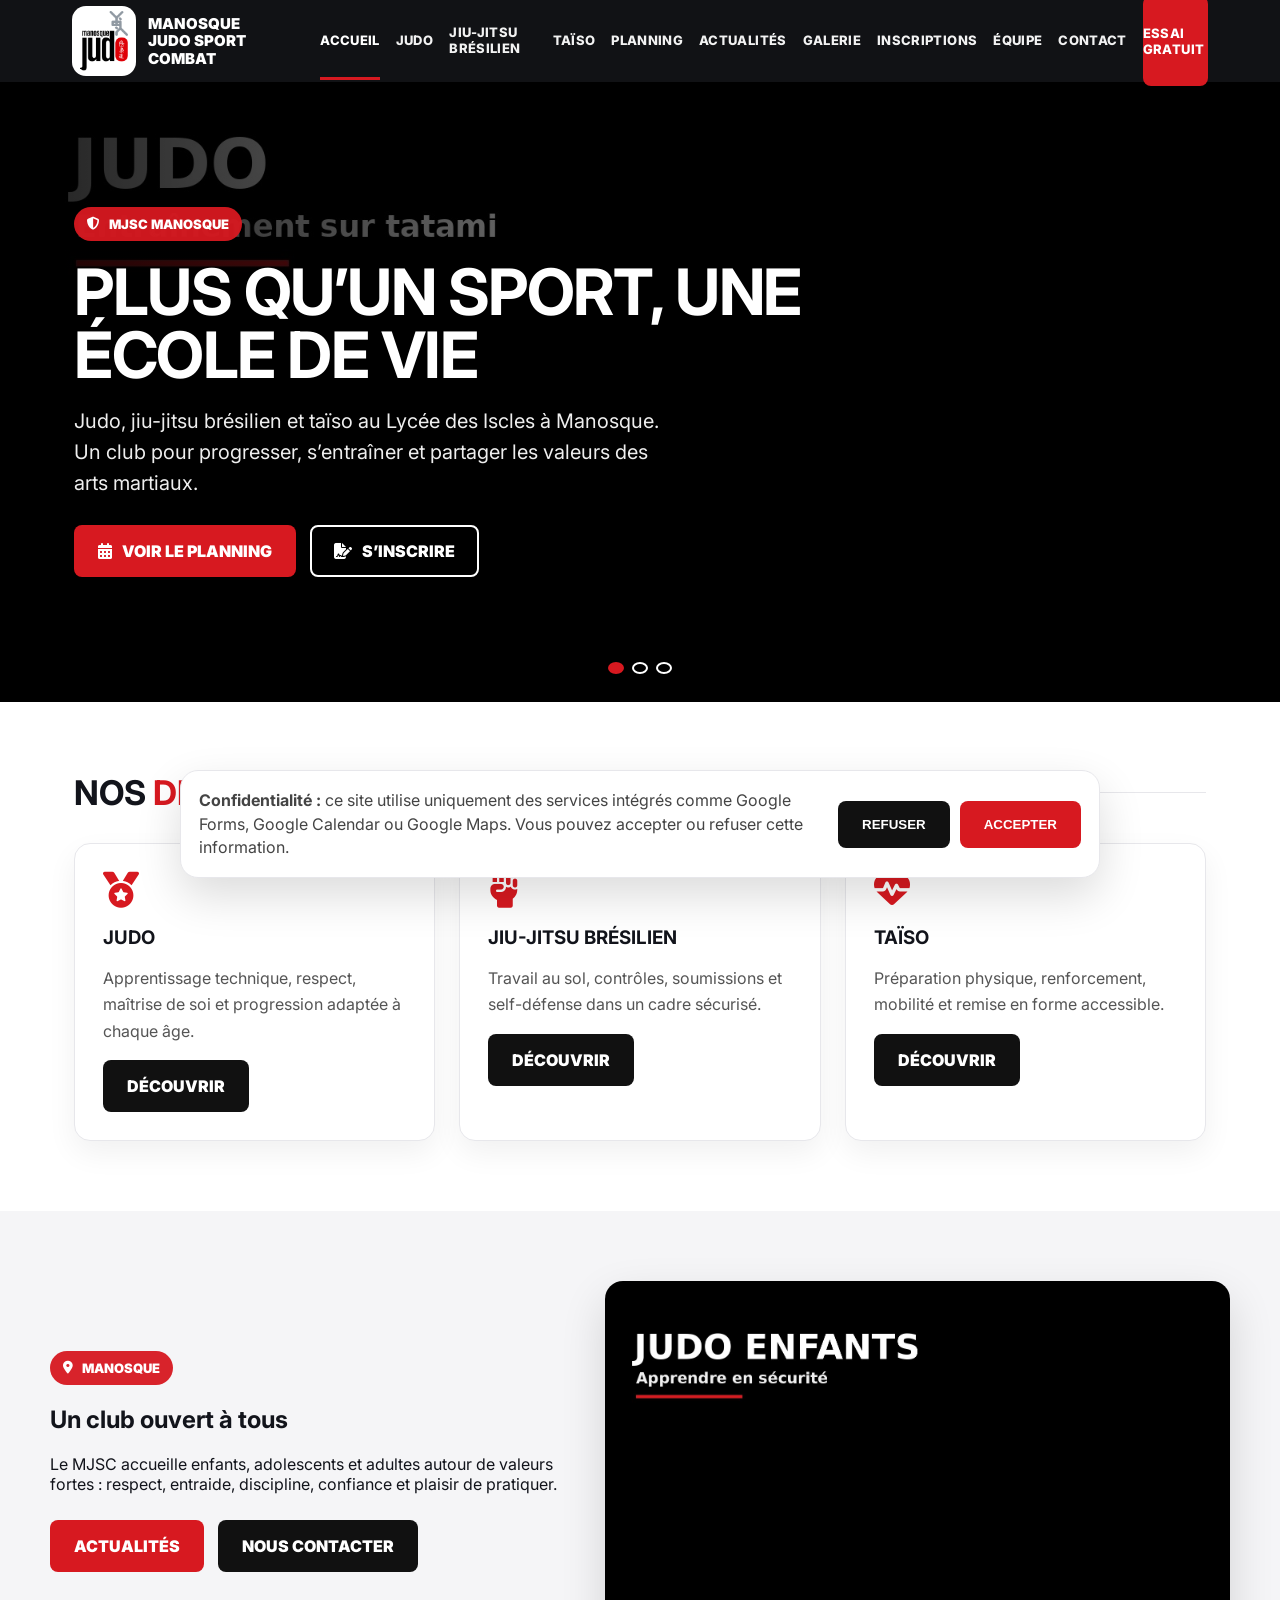
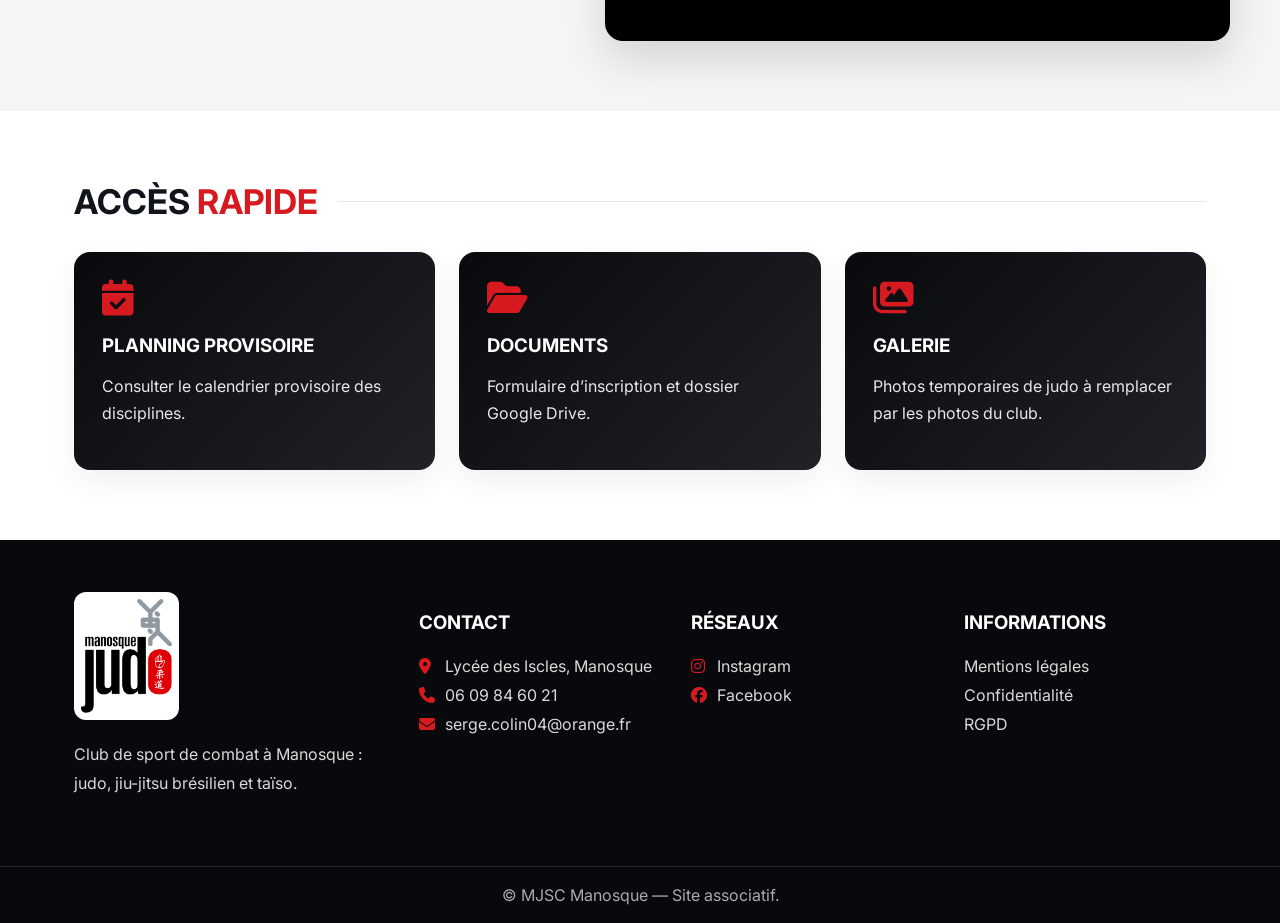
<file: index.html>
<!doctype html><html lang="fr"><head><meta charset="utf-8"><meta name="viewport" content="width=device-width, initial-scale=1"><title>Accueil - MJSC Manosque</title><meta name="description" content="MJSC Manosque : judo, jiu-jitsu brésilien, taïso, planning, inscriptions et actualités."><link rel="icon" href="favicon.png"><link rel="preconnect" href="https://fonts.googleapis.com"><link rel="preconnect" href="https://fonts.gstatic.com" crossorigin><link href="https://fonts.googleapis.com/css2?family=Inter:wght@400;600;800;900&display=swap" rel="stylesheet"><link rel="stylesheet" href="https://cdnjs.cloudflare.com/ajax/libs/font-awesome/6.5.2/css/all.min.css"><link rel="stylesheet" href="styles.css"></head><body><header class="topbar"><div class="topbar-inner"><a class="brand" href="index.html"><img class="brand-logo" src="logo-mjsc.png" alt="Logo MJSC Manosque"><span>Manosque<br>Judo Sport Combat</span></a><button class="burger" aria-label="Menu"><i class="fa-solid fa-bars"></i></button><nav class="nav"><a class="active" href="index.html">Accueil</a><a class="" href="judo.html">Judo</a><a class="" href="bjj.html">Jiu-Jitsu Brésilien</a><a class="" href="taiso.html">Taïso</a><a class="" href="planning.html">Planning</a><a class="" href="actualites.html">Actualités</a><a class="" href="galerie.html">Galerie</a><a class="" href="inscription.html">Inscriptions</a><a class="" href="equipe.html">Équipe</a><a class="" href="contact.html">Contact</a><a class="cta" href="inscription.html">Essai gratuit</a></nav></div></header>
<section class="hero"><div class="hero-slide active" style="background-image:url('hero-judo.jpg')"></div><div class="hero-slide" style="background-image:url('hero-competition.jpg')"></div><div class="hero-slide" style="background-image:url('hero-bjj.jpg')"></div><div class="hero-content"><span class="kicker"><i class="fa-solid fa-shield-halved"></i> MJSC Manosque</span><h1>Plus qu’un sport, une école de vie</h1><p>Judo, jiu-jitsu brésilien et taïso au Lycée des Iscles à Manosque. Un club pour progresser, s’entraîner et partager les valeurs des arts martiaux.</p><div class="actions"><a class="btn red" href="planning.html"><i class="fa-solid fa-calendar-days"></i> Voir le planning</a><a class="btn outline" href="inscription.html"><i class="fa-solid fa-file-signature"></i> S’inscrire</a></div></div><div class="hero-controls"><button class="active"></button><button></button><button></button></div></section>
<section class="section"><div class="section-title"><h2>Nos <span>disciplines</span></h2></div><div class="grid-3"><article class="card"><i class="fa-solid fa-medal"></i><h3>Judo</h3><p>Apprentissage technique, respect, maîtrise de soi et progression adaptée à chaque âge.</p><a class="btn dark" href="judo.html">Découvrir</a></article><article class="card"><i class="fa-solid fa-hand-fist"></i><h3>Jiu-Jitsu Brésilien</h3><p>Travail au sol, contrôles, soumissions et self-défense dans un cadre sécurisé.</p><a class="btn dark" href="bjj.html">Découvrir</a></article><article class="card"><i class="fa-solid fa-heart-pulse"></i><h3>Taïso</h3><p>Préparation physique, renforcement, mobilité et remise en forme accessible.</p><a class="btn dark" href="taiso.html">Découvrir</a></article></div></section>
<section class="section gray"><div class="inner split"><div><span class="kicker"><i class="fa-solid fa-location-dot"></i> Manosque</span><h2>Un club ouvert à tous</h2><p>Le MJSC accueille enfants, adolescents et adultes autour de valeurs fortes : respect, entraide, discipline, confiance et plaisir de pratiquer.</p><div class="actions"><a class="btn red" href="actualites.html">Actualités</a><a class="btn dark" href="contact.html">Nous contacter</a></div></div><img class="photo" src="judo-enfants.jpg" alt="Cours de judo"></div></section>
<section class="section"><div class="section-title"><h2>Accès <span>rapide</span></h2></div><div class="grid-3"><a class="card dark" href="planning.html"><i class="fa-solid fa-calendar-check"></i><h3>Planning provisoire</h3><p>Consulter le calendrier provisoire des disciplines.</p></a><a class="card dark" href="inscription.html"><i class="fa-solid fa-folder-open"></i><h3>Documents</h3><p>Formulaire d’inscription et dossier Google Drive.</p></a><a class="card dark" href="galerie.html"><i class="fa-solid fa-images"></i><h3>Galerie</h3><p>Photos temporaires de judo à remplacer par les photos du club.</p></a></div></section>
<footer class="footer"><div class="footer-inner"><div><img class="footer-logo" src="logo-mjsc.png" alt="Logo MJSC"><p>Club de sport de combat à Manosque : judo, jiu-jitsu brésilien et taïso.</p></div><div><h3>Contact</h3><p><i class="fa-solid fa-location-dot"></i> <span id="clubAddress">Lycée des Iscles, Manosque</span><br><i class="fa-solid fa-phone"></i> <a id="phoneLink"><span id="clubPhoneText">06 09 84 60 21</span></a><br><i class="fa-solid fa-envelope"></i> <a id="mailLink"><span id="clubEmailText">serge.colin04@orange.fr</span></a></p></div><div><h3>Réseaux</h3><p><a id="instaLink" target="_blank"><i class="fa-brands fa-instagram"></i> Instagram</a><br><a id="fbLink" target="_blank"><i class="fa-brands fa-facebook"></i> Facebook</a></p></div><div><h3>Informations</h3><p><a href="mentions-legales.html">Mentions légales</a><br><a href="politique-confidentialite.html">Confidentialité</a><br><a href="rgpd.html">RGPD</a></p></div></div><div class="subfooter">© MJSC Manosque — Site associatif.</div></footer><button class="backtop" aria-label="Retour en haut"><i class="fa-solid fa-arrow-up"></i></button><div class="cookie"><p><strong>Confidentialité :</strong> ce site utilise uniquement des services intégrés comme Google Forms, Google Calendar ou Google Maps. Vous pouvez accepter ou refuser cette information.</p><div class="cookie-actions"><button class="btn dark">Refuser</button><button class="btn red">Accepter</button></div></div><div class="modal"><button aria-label="Fermer">×</button><img alt="Photo agrandie"></div><script src="config.js"></script><script src="app.js"></script></body></html>
</file>
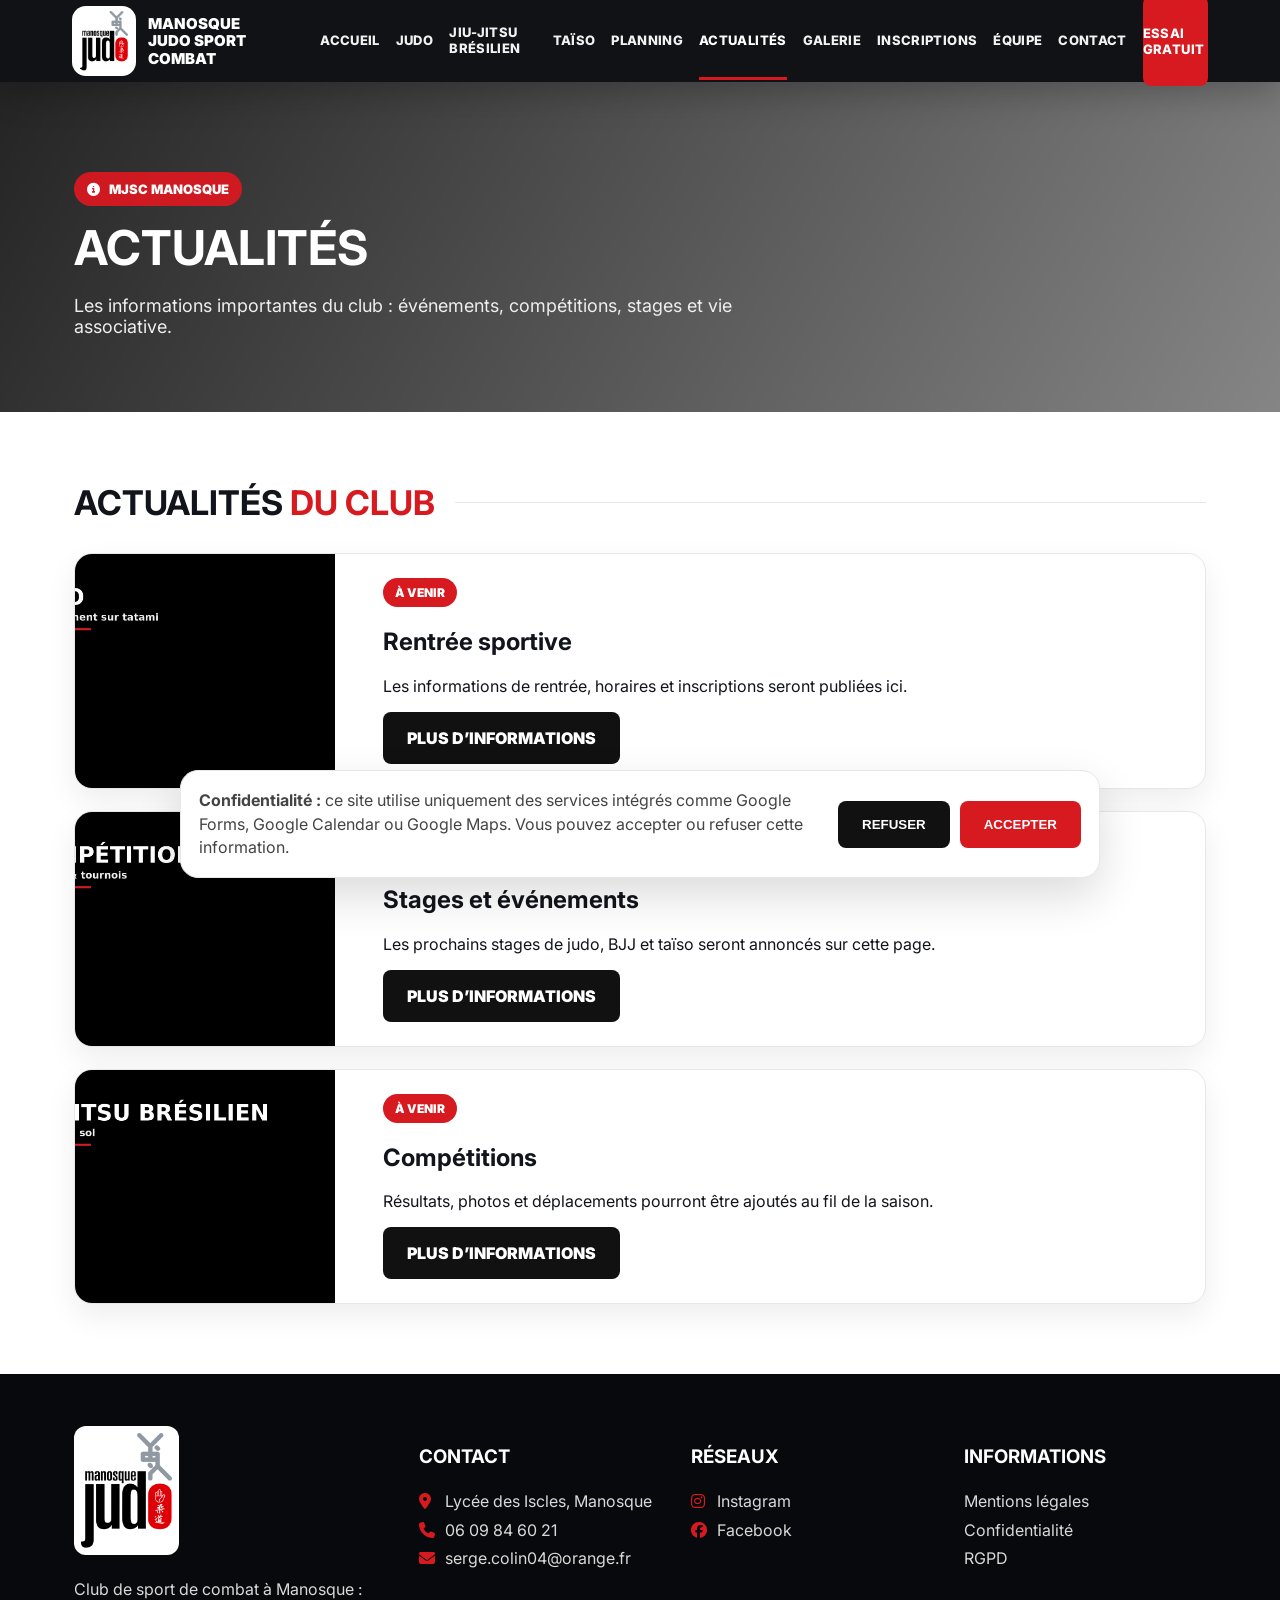
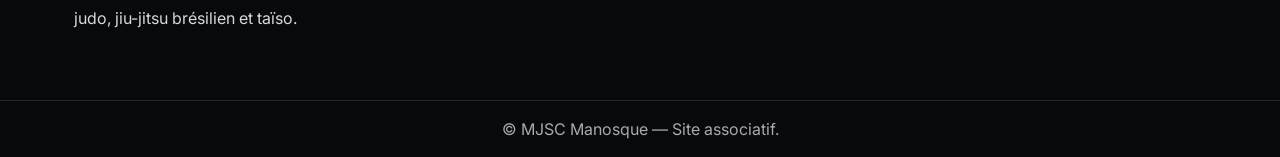
<file: actualites.html>
<!doctype html><html lang="fr"><head><meta charset="utf-8"><meta name="viewport" content="width=device-width, initial-scale=1"><title>Actualités - MJSC Manosque</title><meta name="description" content="MJSC Manosque : judo, jiu-jitsu brésilien, taïso, planning, inscriptions et actualités."><link rel="icon" href="favicon.png"><link rel="preconnect" href="https://fonts.googleapis.com"><link rel="preconnect" href="https://fonts.gstatic.com" crossorigin><link href="https://fonts.googleapis.com/css2?family=Inter:wght@400;600;800;900&display=swap" rel="stylesheet"><link rel="stylesheet" href="https://cdnjs.cloudflare.com/ajax/libs/font-awesome/6.5.2/css/all.min.css"><link rel="stylesheet" href="styles.css"></head><body><header class="topbar"><div class="topbar-inner"><a class="brand" href="index.html"><img class="brand-logo" src="logo-mjsc.png" alt="Logo MJSC Manosque"><span>Manosque<br>Judo Sport Combat</span></a><button class="burger" aria-label="Menu"><i class="fa-solid fa-bars"></i></button><nav class="nav"><a class="" href="index.html">Accueil</a><a class="" href="judo.html">Judo</a><a class="" href="bjj.html">Jiu-Jitsu Brésilien</a><a class="" href="taiso.html">Taïso</a><a class="" href="planning.html">Planning</a><a class="active" href="actualites.html">Actualités</a><a class="" href="galerie.html">Galerie</a><a class="" href="inscription.html">Inscriptions</a><a class="" href="equipe.html">Équipe</a><a class="" href="contact.html">Contact</a><a class="cta" href="inscription.html">Essai gratuit</a></nav></div></header><section class="page-hero"><div class="wrap"><span class="kicker"><i class="fa-solid fa-circle-info"></i> MJSC Manosque</span><h1>Actualités</h1><p>Les informations importantes du club : événements, compétitions, stages et vie associative.</p></div></section><section class="section"><div class="section-title"><h2>Actualités <span>du club</span></h2></div><div class="news-list"><article class="news"><img src="hero-judo.jpg" alt="Actualité judo"><div><span class="badge">À venir</span><h2>Rentrée sportive</h2><p>Les informations de rentrée, horaires et inscriptions seront publiées ici.</p><a class="btn dark" href="contact.html">Plus d’informations</a></div></article><article class="news"><img src="hero-competition.jpg" alt="Actualité judo"><div><span class="badge">À venir</span><h2>Stages et événements</h2><p>Les prochains stages de judo, BJJ et taïso seront annoncés sur cette page.</p><a class="btn dark" href="contact.html">Plus d’informations</a></div></article><article class="news"><img src="hero-bjj.jpg" alt="Actualité judo"><div><span class="badge">À venir</span><h2>Compétitions</h2><p>Résultats, photos et déplacements pourront être ajoutés au fil de la saison.</p><a class="btn dark" href="contact.html">Plus d’informations</a></div></article></div></section><footer class="footer"><div class="footer-inner"><div><img class="footer-logo" src="logo-mjsc.png" alt="Logo MJSC"><p>Club de sport de combat à Manosque : judo, jiu-jitsu brésilien et taïso.</p></div><div><h3>Contact</h3><p><i class="fa-solid fa-location-dot"></i> <span id="clubAddress">Lycée des Iscles, Manosque</span><br><i class="fa-solid fa-phone"></i> <a id="phoneLink"><span id="clubPhoneText">06 09 84 60 21</span></a><br><i class="fa-solid fa-envelope"></i> <a id="mailLink"><span id="clubEmailText">serge.colin04@orange.fr</span></a></p></div><div><h3>Réseaux</h3><p><a id="instaLink" target="_blank"><i class="fa-brands fa-instagram"></i> Instagram</a><br><a id="fbLink" target="_blank"><i class="fa-brands fa-facebook"></i> Facebook</a></p></div><div><h3>Informations</h3><p><a href="mentions-legales.html">Mentions légales</a><br><a href="politique-confidentialite.html">Confidentialité</a><br><a href="rgpd.html">RGPD</a></p></div></div><div class="subfooter">© MJSC Manosque — Site associatif.</div></footer><button class="backtop" aria-label="Retour en haut"><i class="fa-solid fa-arrow-up"></i></button><div class="cookie"><p><strong>Confidentialité :</strong> ce site utilise uniquement des services intégrés comme Google Forms, Google Calendar ou Google Maps. Vous pouvez accepter ou refuser cette information.</p><div class="cookie-actions"><button class="btn dark">Refuser</button><button class="btn red">Accepter</button></div></div><div class="modal"><button aria-label="Fermer">×</button><img alt="Photo agrandie"></div><script src="config.js"></script><script src="app.js"></script></body></html>
</file>
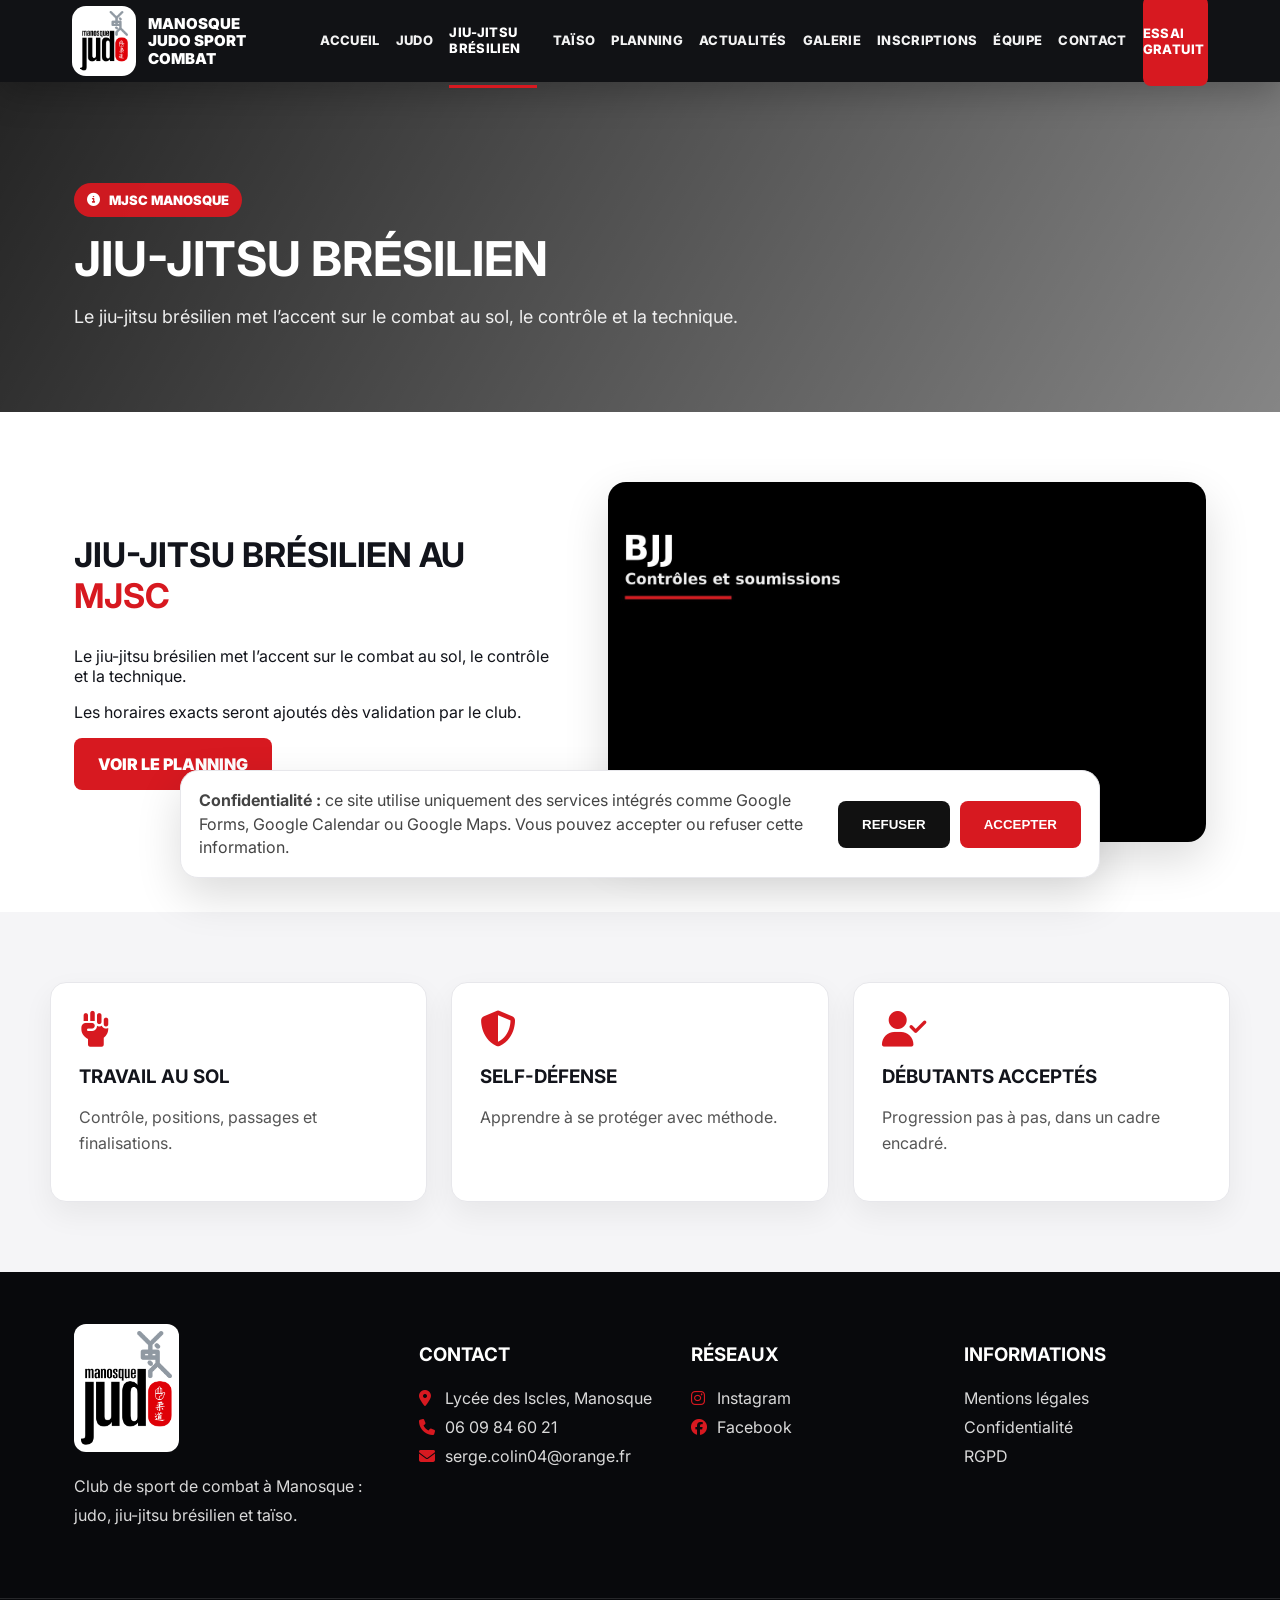
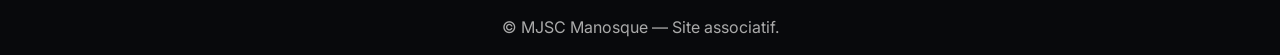
<file: bjj.html>
<!doctype html><html lang="fr"><head><meta charset="utf-8"><meta name="viewport" content="width=device-width, initial-scale=1"><title>Jiu-Jitsu Brésilien - MJSC Manosque</title><meta name="description" content="MJSC Manosque : judo, jiu-jitsu brésilien, taïso, planning, inscriptions et actualités."><link rel="icon" href="favicon.png"><link rel="preconnect" href="https://fonts.googleapis.com"><link rel="preconnect" href="https://fonts.gstatic.com" crossorigin><link href="https://fonts.googleapis.com/css2?family=Inter:wght@400;600;800;900&display=swap" rel="stylesheet"><link rel="stylesheet" href="https://cdnjs.cloudflare.com/ajax/libs/font-awesome/6.5.2/css/all.min.css"><link rel="stylesheet" href="styles.css"></head><body><header class="topbar"><div class="topbar-inner"><a class="brand" href="index.html"><img class="brand-logo" src="logo-mjsc.png" alt="Logo MJSC Manosque"><span>Manosque<br>Judo Sport Combat</span></a><button class="burger" aria-label="Menu"><i class="fa-solid fa-bars"></i></button><nav class="nav"><a class="" href="index.html">Accueil</a><a class="" href="judo.html">Judo</a><a class="active" href="bjj.html">Jiu-Jitsu Brésilien</a><a class="" href="taiso.html">Taïso</a><a class="" href="planning.html">Planning</a><a class="" href="actualites.html">Actualités</a><a class="" href="galerie.html">Galerie</a><a class="" href="inscription.html">Inscriptions</a><a class="" href="equipe.html">Équipe</a><a class="" href="contact.html">Contact</a><a class="cta" href="inscription.html">Essai gratuit</a></nav></div></header><section class="page-hero"><div class="wrap"><span class="kicker"><i class="fa-solid fa-circle-info"></i> MJSC Manosque</span><h1>Jiu-Jitsu Brésilien</h1><p>Le jiu-jitsu brésilien met l’accent sur le combat au sol, le contrôle et la technique.</p></div></section><section class="section split"><div><div class="section-title"><h2>Jiu-Jitsu Brésilien au <span>MJSC</span></h2></div><p>Le jiu-jitsu brésilien met l’accent sur le combat au sol, le contrôle et la technique.</p><p>Les horaires exacts seront ajoutés dès validation par le club.</p><a class="btn red" href="planning.html">Voir le planning</a></div><img class="photo" src="bjj.jpg" alt="Jiu-Jitsu Brésilien"></section><section class="section gray"><div class="inner grid-3"><article class="card"><i class="fa-solid fa-hand-fist"></i><h3>Travail au sol</h3><p>Contrôle, positions, passages et finalisations.</p></article><article class="card"><i class="fa-solid fa-shield-halved"></i><h3>Self-défense</h3><p>Apprendre à se protéger avec méthode.</p></article><article class="card"><i class="fa-solid fa-user-check"></i><h3>Débutants acceptés</h3><p>Progression pas à pas, dans un cadre encadré.</p></article></div></section><footer class="footer"><div class="footer-inner"><div><img class="footer-logo" src="logo-mjsc.png" alt="Logo MJSC"><p>Club de sport de combat à Manosque : judo, jiu-jitsu brésilien et taïso.</p></div><div><h3>Contact</h3><p><i class="fa-solid fa-location-dot"></i> <span id="clubAddress">Lycée des Iscles, Manosque</span><br><i class="fa-solid fa-phone"></i> <a id="phoneLink"><span id="clubPhoneText">06 09 84 60 21</span></a><br><i class="fa-solid fa-envelope"></i> <a id="mailLink"><span id="clubEmailText">serge.colin04@orange.fr</span></a></p></div><div><h3>Réseaux</h3><p><a id="instaLink" target="_blank"><i class="fa-brands fa-instagram"></i> Instagram</a><br><a id="fbLink" target="_blank"><i class="fa-brands fa-facebook"></i> Facebook</a></p></div><div><h3>Informations</h3><p><a href="mentions-legales.html">Mentions légales</a><br><a href="politique-confidentialite.html">Confidentialité</a><br><a href="rgpd.html">RGPD</a></p></div></div><div class="subfooter">© MJSC Manosque — Site associatif.</div></footer><button class="backtop" aria-label="Retour en haut"><i class="fa-solid fa-arrow-up"></i></button><div class="cookie"><p><strong>Confidentialité :</strong> ce site utilise uniquement des services intégrés comme Google Forms, Google Calendar ou Google Maps. Vous pouvez accepter ou refuser cette information.</p><div class="cookie-actions"><button class="btn dark">Refuser</button><button class="btn red">Accepter</button></div></div><div class="modal"><button aria-label="Fermer">×</button><img alt="Photo agrandie"></div><script src="config.js"></script><script src="app.js"></script></body></html>
</file>
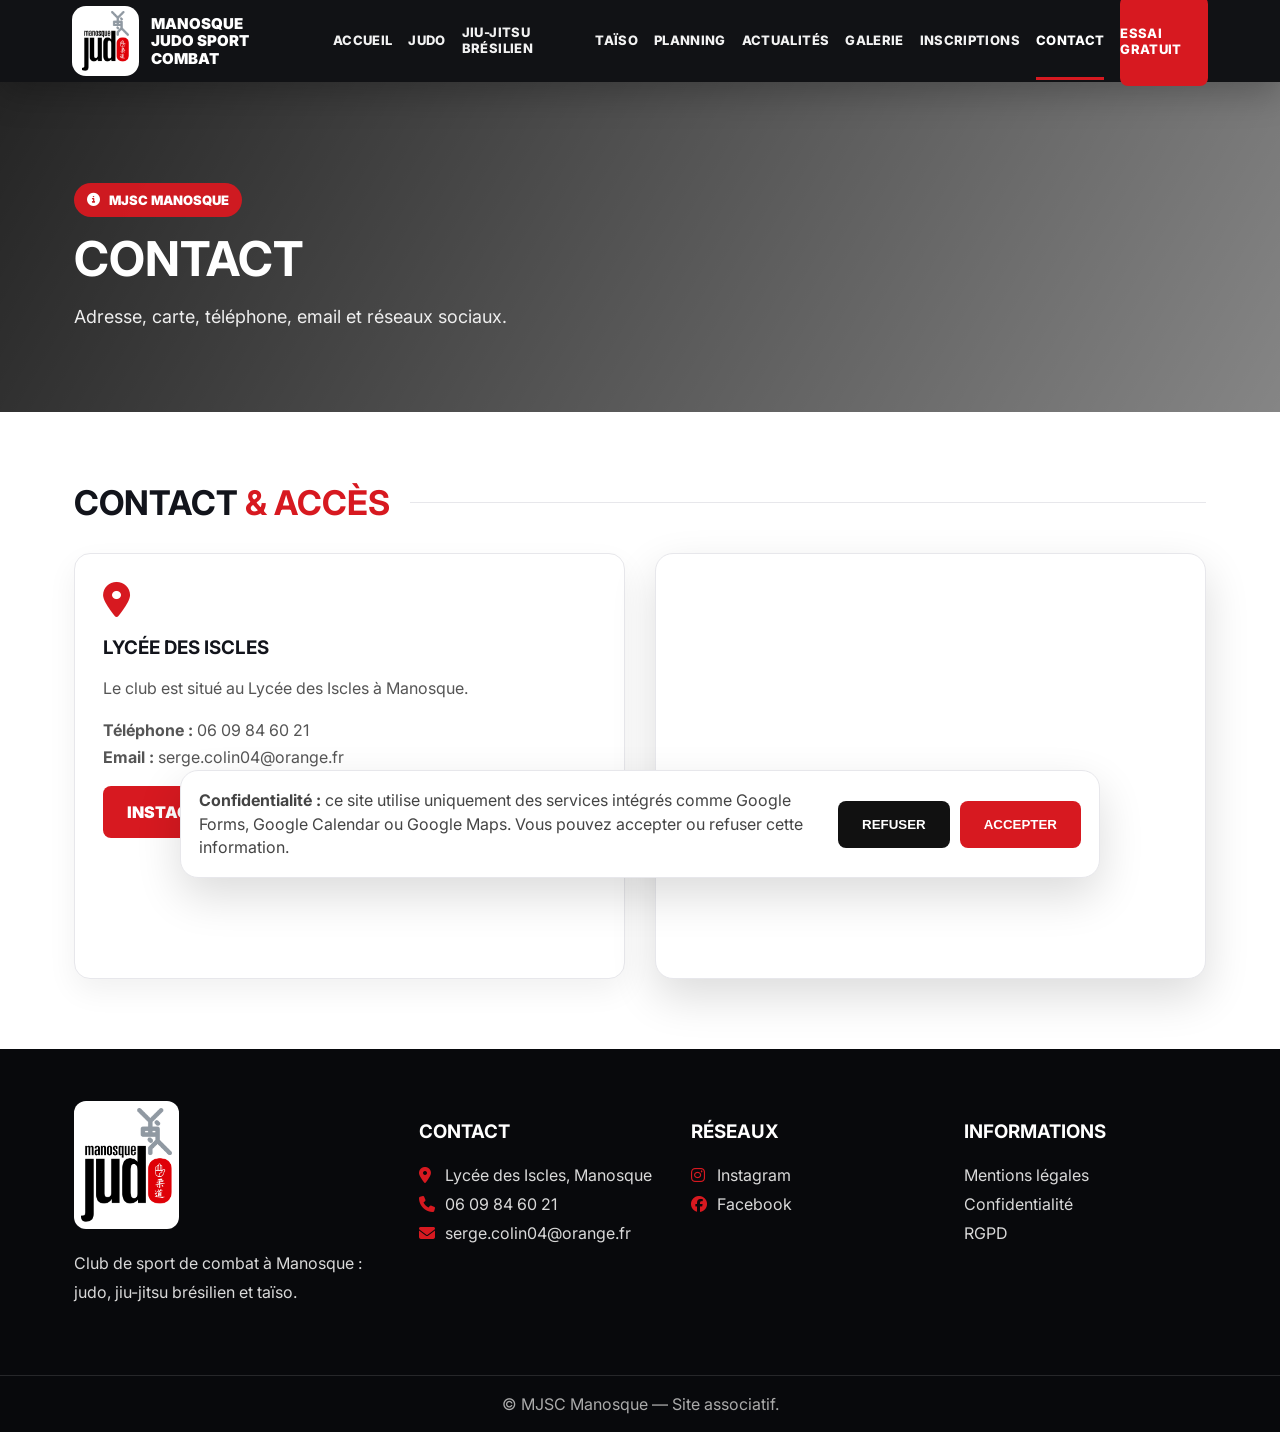
<file: contact.html>
<!doctype html><html lang="fr"><head><meta charset="utf-8"><meta name="viewport" content="width=device-width, initial-scale=1"><title>Contact - MJSC Manosque</title><meta name="description" content="MJSC Manosque : judo, jiu-jitsu brésilien, taïso, planning, inscriptions et actualités."><link rel="icon" href="favicon.png"><link rel="preconnect" href="https://fonts.googleapis.com"><link rel="preconnect" href="https://fonts.gstatic.com" crossorigin><link href="https://fonts.googleapis.com/css2?family=Inter:wght@400;600;800;900&display=swap" rel="stylesheet"><link rel="stylesheet" href="https://cdnjs.cloudflare.com/ajax/libs/font-awesome/6.5.2/css/all.min.css"><link rel="stylesheet" href="styles.css"></head><body><header class="topbar"><div class="topbar-inner"><a class="brand" href="index.html"><img class="brand-logo" src="logo-mjsc.png" alt="Logo MJSC Manosque"><span>Manosque<br>Judo Sport Combat</span></a><button class="burger" aria-label="Menu"><i class="fa-solid fa-bars"></i></button><nav class="nav"><a class="" href="index.html">Accueil</a><a class="" href="judo.html">Judo</a><a class="" href="bjj.html">Jiu-Jitsu Brésilien</a><a class="" href="taiso.html">Taïso</a><a class="" href="planning.html">Planning</a><a class="" href="actualites.html">Actualités</a><a class="" href="galerie.html">Galerie</a><a class="" href="inscription.html">Inscriptions</a><a class="active" href="contact.html">Contact</a><a class="cta" href="inscription.html">Essai gratuit</a></nav></div></header><section class="page-hero"><div class="wrap"><span class="kicker"><i class="fa-solid fa-circle-info"></i> MJSC Manosque</span><h1>Contact</h1><p>Adresse, carte, téléphone, email et réseaux sociaux.</p></div></section><section class="section"><div class="section-title"><h2>Contact <span>& accès</span></h2></div><div class="grid-2"><div class="card"><i class="fa-solid fa-location-dot"></i><h3>Lycée des Iscles</h3><p>Le club est situé au Lycée des Iscles à Manosque.</p><p><strong>Téléphone :</strong> <a id="phoneLink"><span id="clubPhoneText">06 09 84 60 21</span></a><br><strong>Email :</strong> <a id="mailLink"><span id="clubEmailText">serge.colin04@orange.fr</span></a></p><a id="instaLink" class="btn red" target="_blank">Instagram</a> <a id="fbLink" class="btn dark" target="_blank">Facebook</a></div><div class="map-wrap"><iframe id="mapFrame" loading="lazy"></iframe></div></div></section><footer class="footer"><div class="footer-inner"><div><img class="footer-logo" src="logo-mjsc.png" alt="Logo MJSC"><p>Club de sport de combat à Manosque : judo, jiu-jitsu brésilien et taïso.</p></div><div><h3>Contact</h3><p><i class="fa-solid fa-location-dot"></i> <span id="clubAddress">Lycée des Iscles, Manosque</span><br><i class="fa-solid fa-phone"></i> <a id="phoneLink"><span id="clubPhoneText">06 09 84 60 21</span></a><br><i class="fa-solid fa-envelope"></i> <a id="mailLink"><span id="clubEmailText">serge.colin04@orange.fr</span></a></p></div><div><h3>Réseaux</h3><p><a id="instaLink" target="_blank"><i class="fa-brands fa-instagram"></i> Instagram</a><br><a id="fbLink" target="_blank"><i class="fa-brands fa-facebook"></i> Facebook</a></p></div><div><h3>Informations</h3><p><a href="mentions-legales.html">Mentions légales</a><br><a href="politique-confidentialite.html">Confidentialité</a><br><a href="rgpd.html">RGPD</a></p></div></div><div class="subfooter">© MJSC Manosque — Site associatif.</div></footer><button class="backtop" aria-label="Retour en haut"><i class="fa-solid fa-arrow-up"></i></button><div class="cookie"><p><strong>Confidentialité :</strong> ce site utilise uniquement des services intégrés comme Google Forms, Google Calendar ou Google Maps. Vous pouvez accepter ou refuser cette information.</p><div class="cookie-actions"><button class="btn dark">Refuser</button><button class="btn red">Accepter</button></div></div><div class="modal"><button aria-label="Fermer">×</button><img alt="Photo agrandie"></div><script src="config.js"></script><script src="app.js"></script></body></html>
</file>
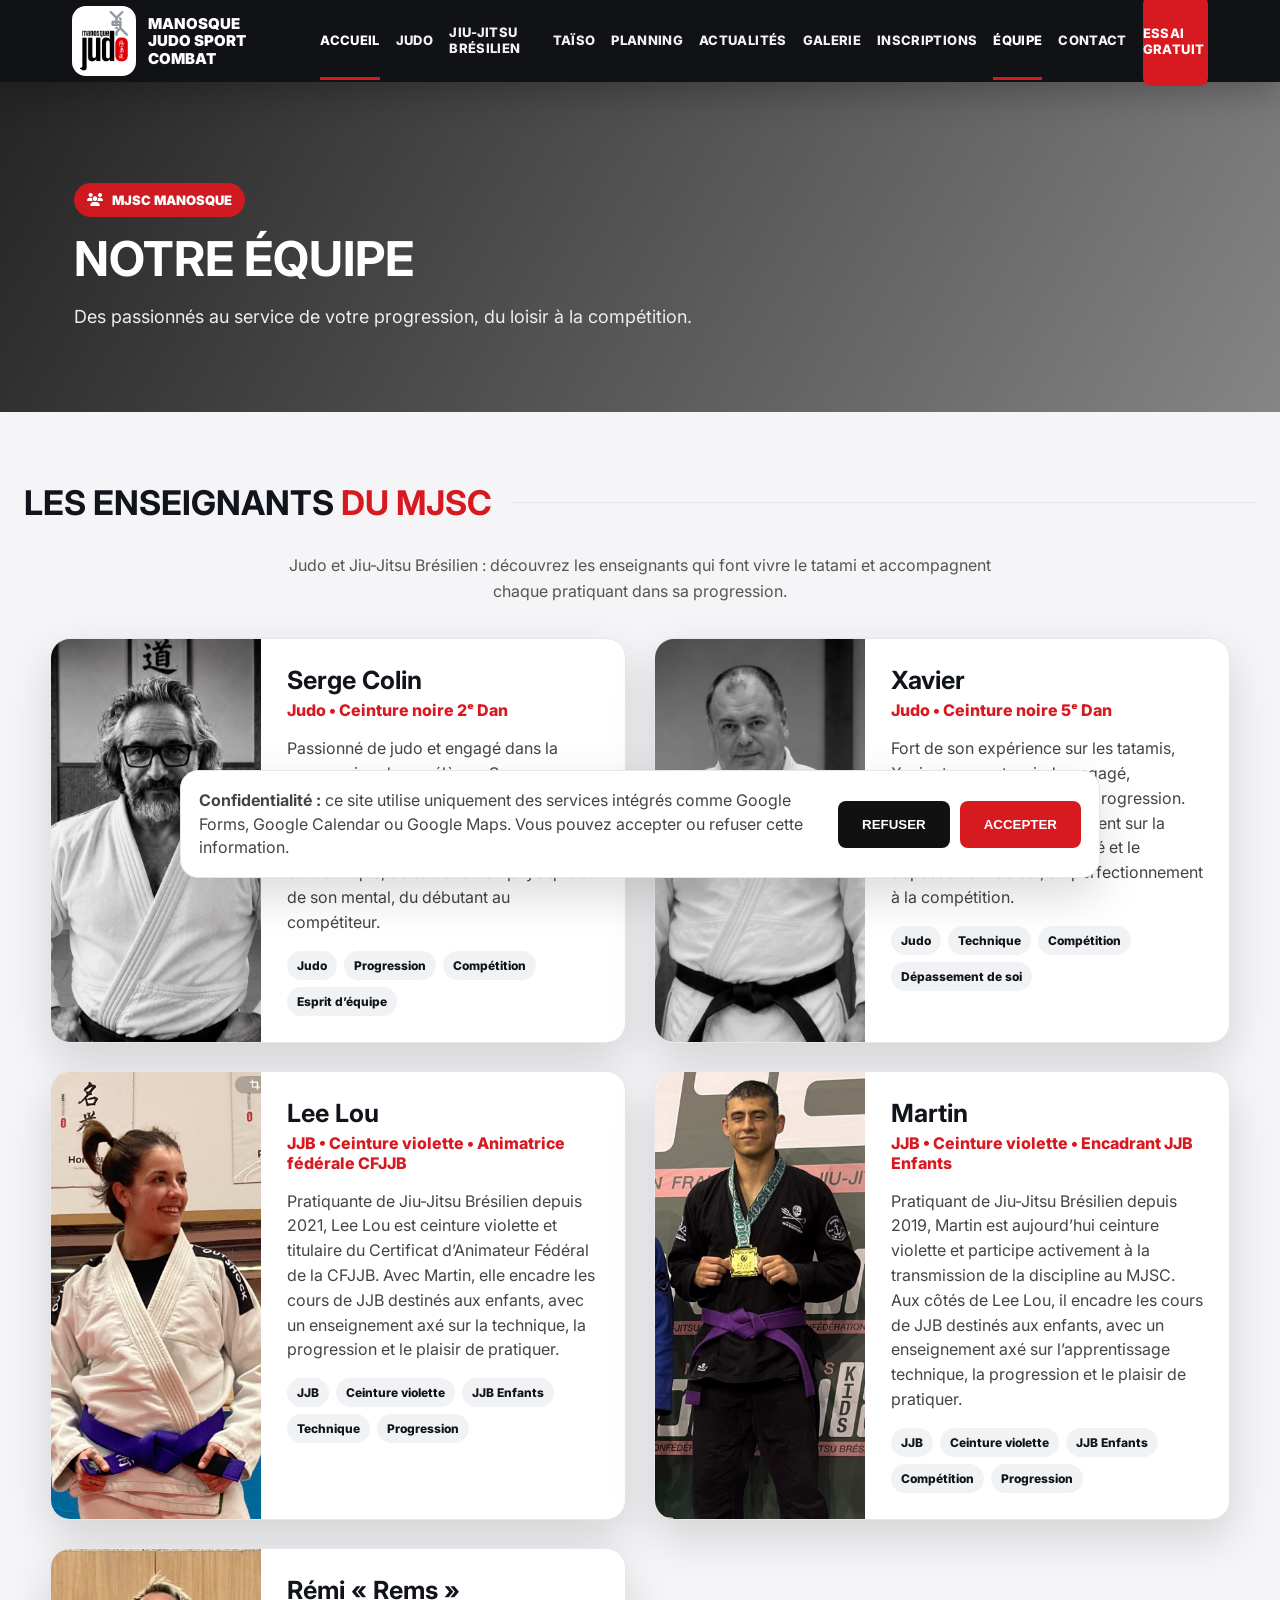
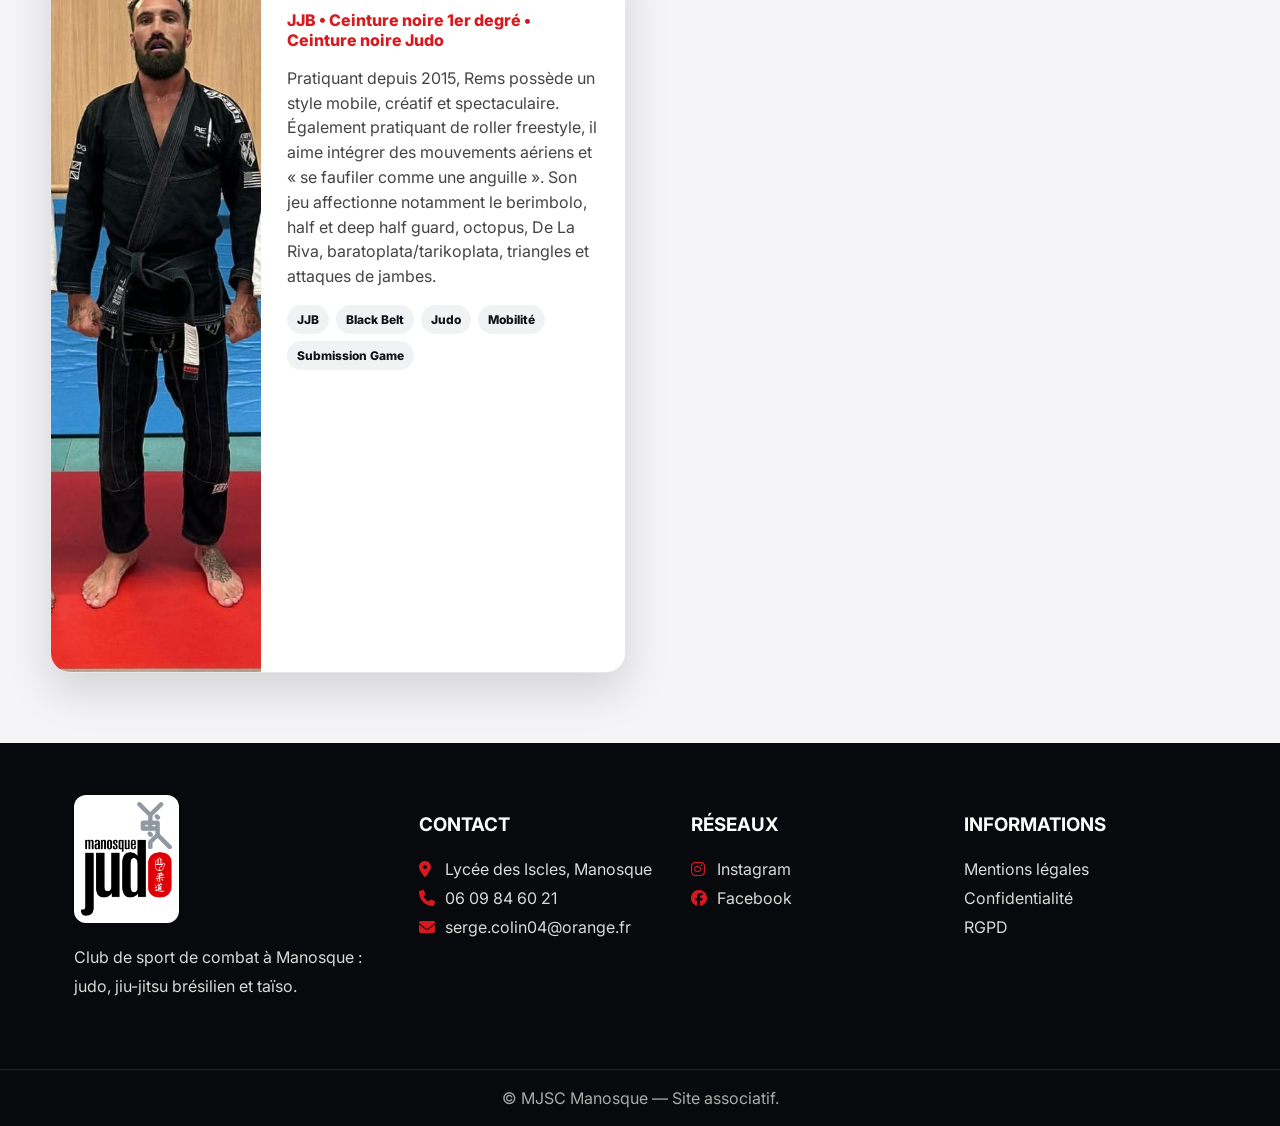
<file: equipe.html>
<!doctype html><html lang="fr"><head><meta charset="utf-8"><meta name="viewport" content="width=device-width, initial-scale=1"><title>Accueil - MJSC Manosque</title><meta name="description" content="MJSC Manosque : judo, jiu-jitsu brésilien, taïso, planning, inscriptions et actualités."><link rel="icon" href="favicon.png"><link rel="preconnect" href="https://fonts.googleapis.com"><link rel="preconnect" href="https://fonts.gstatic.com" crossorigin><link href="https://fonts.googleapis.com/css2?family=Inter:wght@400;600;800;900&display=swap" rel="stylesheet"><link rel="stylesheet" href="https://cdnjs.cloudflare.com/ajax/libs/font-awesome/6.5.2/css/all.min.css"><link rel="stylesheet" href="styles.css"></head><body><header class="topbar"><div class="topbar-inner"><a class="brand" href="index.html"><img class="brand-logo" src="logo-mjsc.png" alt="Logo MJSC Manosque"><span>Manosque<br>Judo Sport Combat</span></a><button class="burger" aria-label="Menu"><i class="fa-solid fa-bars"></i></button><nav class="nav"><a class="active" href="index.html">Accueil</a><a class="" href="judo.html">Judo</a><a class="" href="bjj.html">Jiu-Jitsu Brésilien</a><a class="" href="taiso.html">Taïso</a><a class="" href="planning.html">Planning</a><a class="" href="actualites.html">Actualités</a><a class="" href="galerie.html">Galerie</a><a class="" href="inscription.html">Inscriptions</a><a class="active" href="equipe.html">Équipe</a><a class="" href="contact.html">Contact</a><a class="cta" href="inscription.html">Essai gratuit</a></nav></div></header>
<section class="page-hero"><div class="wrap"><span class="kicker"><i class="fa-solid fa-users"></i> MJSC Manosque</span><h1>Notre équipe</h1><p>Des passionnés au service de votre progression, du loisir à la compétition.</p></div></section>
<section class="section gray"><div class="section-title"><h2>Les enseignants <span>du MJSC</span></h2></div><p class="team-intro">Judo et Jiu-Jitsu Brésilien : découvrez les enseignants qui font vivre le tatami et accompagnent chaque pratiquant dans sa progression.</p><div class="team-grid">
<article class="coach-card"><img src="serge-colin.jpeg" alt="Serge Colin"><div class="coach-info"><h3>Serge Colin</h3><div class="coach-rank">Judo • Ceinture noire 2ᵉ Dan</div><p>Passionné de judo et engagé dans la progression de ses élèves, Serge transmet un judo technique, dynamique et exigeant. Sur le tatami, il accompagne chaque judoka dans le développement de sa technique, de sa condition physique et de son mental, du débutant au compétiteur.</p><div class="coach-tags"><span>Judo</span><span>Progression</span><span>Compétition</span><span>Esprit d’équipe</span></div></div></article>
<article class="coach-card"><img src="xavier.jpeg" alt="Xavier"><div class="coach-info"><h3>Xavier</h3><div class="coach-rank">Judo • Ceinture noire 5ᵉ Dan</div><p>Fort de son expérience sur les tatamis, Xavier transmet un judo engagé, technique et tourné vers la progression. Son enseignement met l’accent sur la maîtrise technique, l’intensité et le dépassement de soi, du perfectionnement à la compétition.</p><div class="coach-tags"><span>Judo</span><span>Technique</span><span>Compétition</span><span>Dépassement de soi</span></div></div></article>
<article class="coach-card"><img src="lee-lou.jpeg" alt="Lee Lou"><div class="coach-info"><h3>Lee Lou</h3><div class="coach-rank">JJB • Ceinture violette • Animatrice fédérale CFJJB</div><p>Pratiquante de Jiu-Jitsu Brésilien depuis 2021, Lee Lou est ceinture violette et titulaire du Certificat d’Animateur Fédéral de la CFJJB. Avec Martin, elle encadre les cours de JJB destinés aux enfants, avec un enseignement axé sur la technique, la progression et le plaisir de pratiquer.</p><div class="coach-tags"><span>JJB</span><span>Ceinture violette</span><span>JJB Enfants</span><span>Technique</span><span>Progression</span></div></div></article>
<article class="coach-card"><img src="martin.jpeg" alt="Martin"><div class="coach-info"><h3>Martin</h3><div class="coach-rank">JJB • Ceinture violette • Encadrant JJB Enfants</div><p>Pratiquant de Jiu-Jitsu Brésilien depuis 2019, Martin est aujourd’hui ceinture violette et participe activement à la transmission de la discipline au MJSC. Aux côtés de Lee Lou, il encadre les cours de JJB destinés aux enfants, avec un enseignement axé sur l’apprentissage technique, la progression et le plaisir de pratiquer.</p><div class="coach-tags"><span>JJB</span><span>Ceinture violette</span><span>JJB Enfants</span><span>Compétition</span><span>Progression</span></div></div></article>
<article class="coach-card"><img src="remi-rems.jpeg" alt="Rémi Rems"><div class="coach-info"><h3>Rémi « Rems »</h3><div class="coach-rank">JJB • Ceinture noire 1er degré • Ceinture noire Judo</div><p>Pratiquant depuis 2015, Rems possède un style mobile, créatif et spectaculaire. Également pratiquant de roller freestyle, il aime intégrer des mouvements aériens et « se faufiler comme une anguille ». Son jeu affectionne notamment le berimbolo, half et deep half guard, octopus, De La Riva, baratoplata/tarikoplata, triangles et attaques de jambes.</p><div class="coach-tags"><span>JJB</span><span>Black Belt</span><span>Judo</span><span>Mobilité</span><span>Submission Game</span></div></div></article>
</div></section><footer class="footer"><div class="footer-inner"><div><img class="footer-logo" src="logo-mjsc.png" alt="Logo MJSC"><p>Club de sport de combat à Manosque : judo, jiu-jitsu brésilien et taïso.</p></div><div><h3>Contact</h3><p><i class="fa-solid fa-location-dot"></i> <span id="clubAddress">Lycée des Iscles, Manosque</span><br><i class="fa-solid fa-phone"></i> <a id="phoneLink"><span id="clubPhoneText">06 09 84 60 21</span></a><br><i class="fa-solid fa-envelope"></i> <a id="mailLink"><span id="clubEmailText">serge.colin04@orange.fr</span></a></p></div><div><h3>Réseaux</h3><p><a id="instaLink" target="_blank"><i class="fa-brands fa-instagram"></i> Instagram</a><br><a id="fbLink" target="_blank"><i class="fa-brands fa-facebook"></i> Facebook</a></p></div><div><h3>Informations</h3><p><a href="mentions-legales.html">Mentions légales</a><br><a href="politique-confidentialite.html">Confidentialité</a><br><a href="rgpd.html">RGPD</a></p></div></div><div class="subfooter">© MJSC Manosque — Site associatif.</div></footer><button class="backtop" aria-label="Retour en haut"><i class="fa-solid fa-arrow-up"></i></button><div class="cookie"><p><strong>Confidentialité :</strong> ce site utilise uniquement des services intégrés comme Google Forms, Google Calendar ou Google Maps. Vous pouvez accepter ou refuser cette information.</p><div class="cookie-actions"><button class="btn dark">Refuser</button><button class="btn red">Accepter</button></div></div><div class="modal"><button aria-label="Fermer">×</button><img alt="Photo agrandie"></div><script src="config.js"></script><script src="app.js"></script></body></html>
</file>
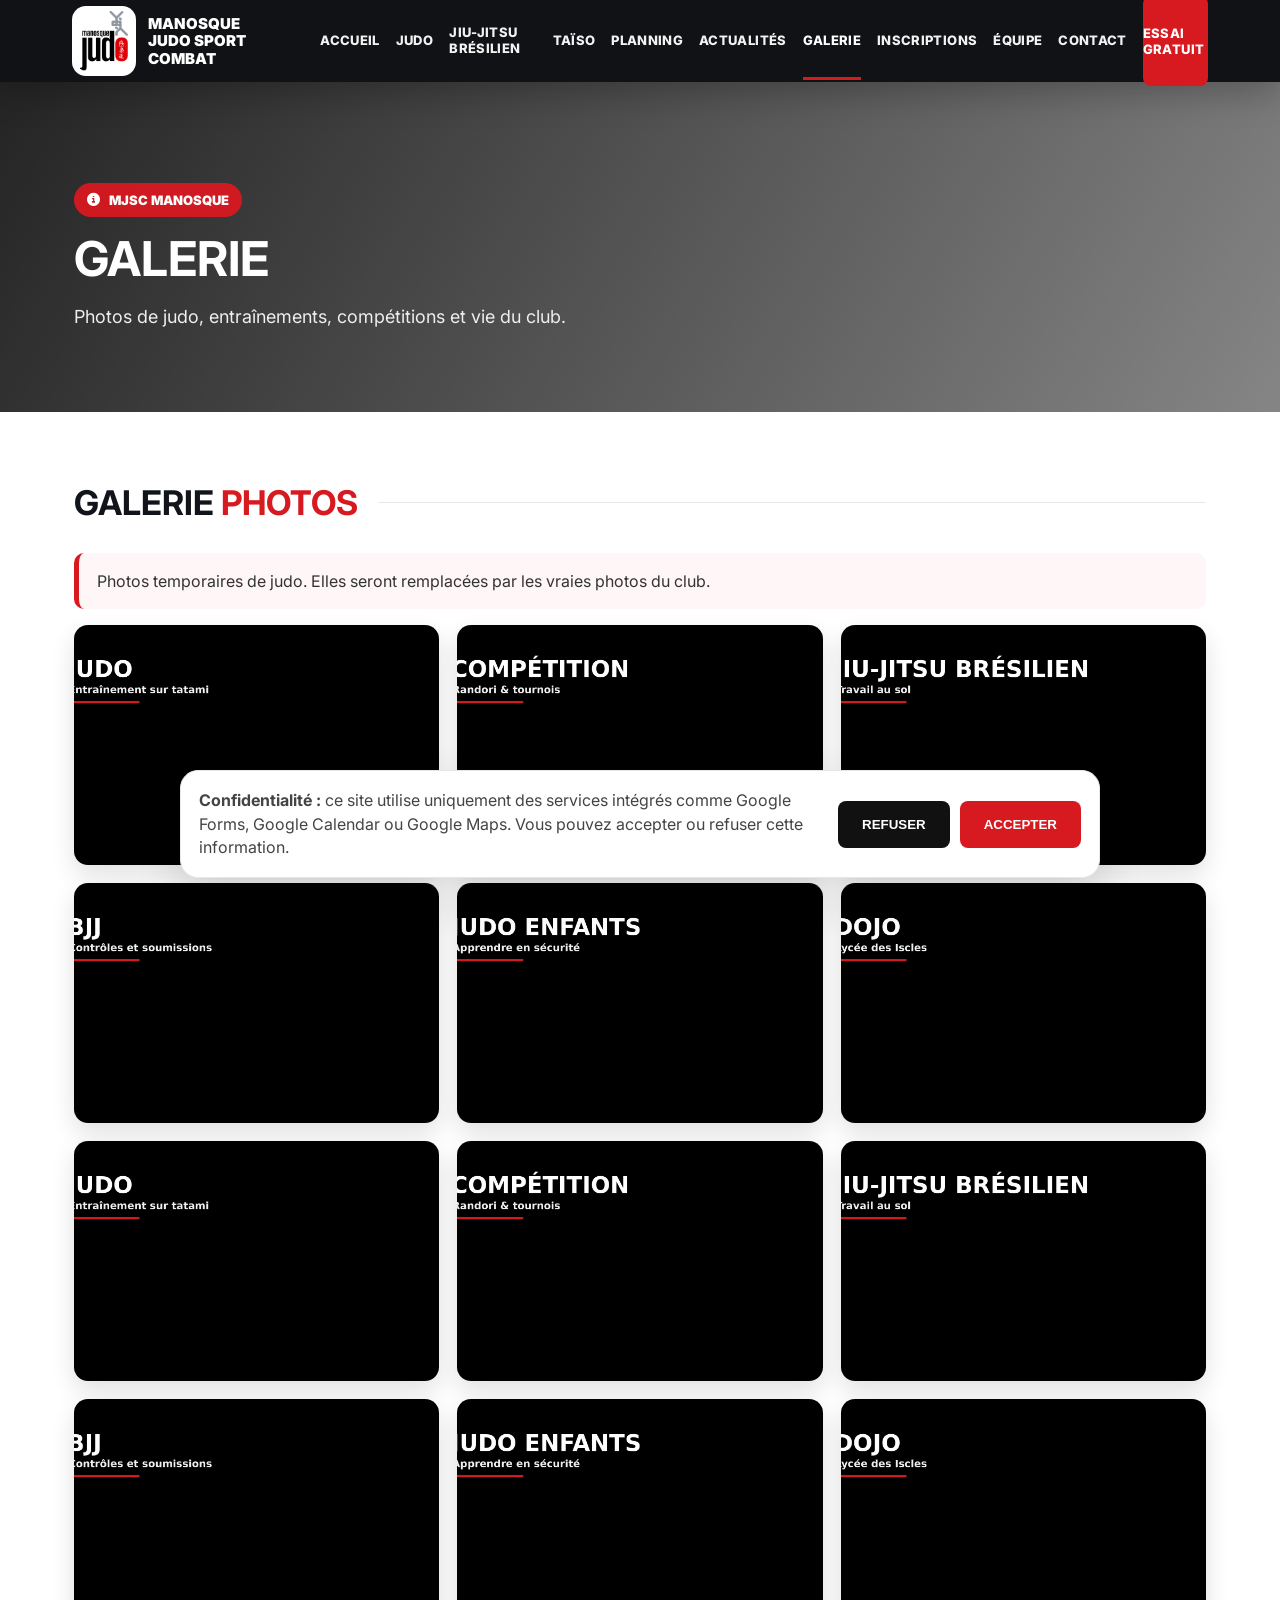
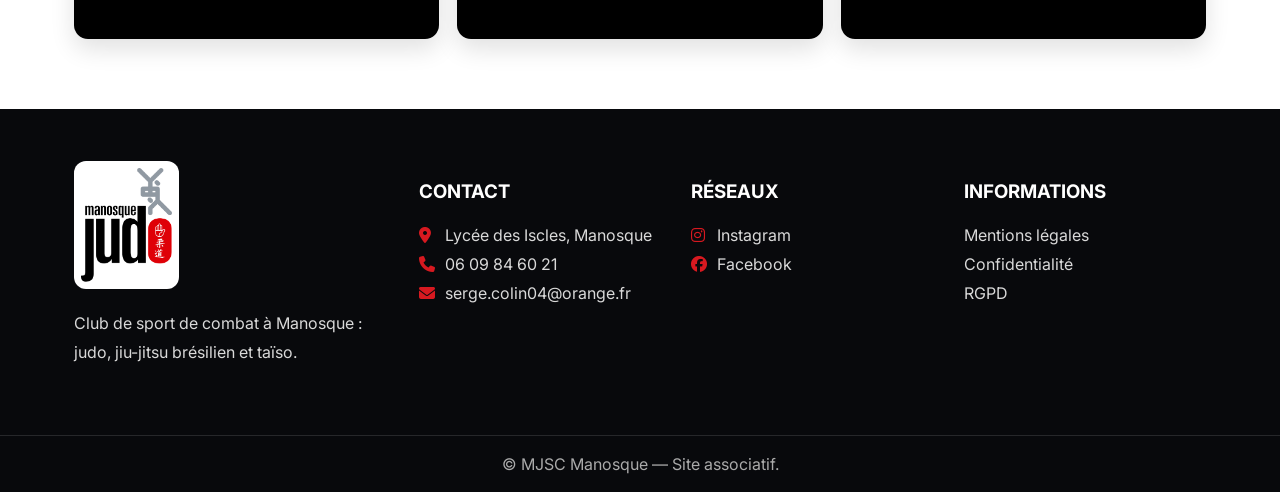
<file: galerie.html>
<!doctype html><html lang="fr"><head><meta charset="utf-8"><meta name="viewport" content="width=device-width, initial-scale=1"><title>Galerie - MJSC Manosque</title><meta name="description" content="MJSC Manosque : judo, jiu-jitsu brésilien, taïso, planning, inscriptions et actualités."><link rel="icon" href="favicon.png"><link rel="preconnect" href="https://fonts.googleapis.com"><link rel="preconnect" href="https://fonts.gstatic.com" crossorigin><link href="https://fonts.googleapis.com/css2?family=Inter:wght@400;600;800;900&display=swap" rel="stylesheet"><link rel="stylesheet" href="https://cdnjs.cloudflare.com/ajax/libs/font-awesome/6.5.2/css/all.min.css"><link rel="stylesheet" href="styles.css"></head><body><header class="topbar"><div class="topbar-inner"><a class="brand" href="index.html"><img class="brand-logo" src="logo-mjsc.png" alt="Logo MJSC Manosque"><span>Manosque<br>Judo Sport Combat</span></a><button class="burger" aria-label="Menu"><i class="fa-solid fa-bars"></i></button><nav class="nav"><a class="" href="index.html">Accueil</a><a class="" href="judo.html">Judo</a><a class="" href="bjj.html">Jiu-Jitsu Brésilien</a><a class="" href="taiso.html">Taïso</a><a class="" href="planning.html">Planning</a><a class="" href="actualites.html">Actualités</a><a class="active" href="galerie.html">Galerie</a><a class="" href="inscription.html">Inscriptions</a><a class="" href="equipe.html">Équipe</a><a class="" href="contact.html">Contact</a><a class="cta" href="inscription.html">Essai gratuit</a></nav></div></header><section class="page-hero"><div class="wrap"><span class="kicker"><i class="fa-solid fa-circle-info"></i> MJSC Manosque</span><h1>Galerie</h1><p>Photos de judo, entraînements, compétitions et vie du club.</p></div></section><section class="section"><div class="section-title"><h2>Galerie <span>photos</span></h2></div><p class="notice">Photos temporaires de judo. Elles seront remplacées par les vraies photos du club.</p><div class="gallery"><img src="hero-judo.jpg" alt="Photo judo MJSC temporaire"><img src="hero-competition.jpg" alt="Photo judo MJSC temporaire"><img src="hero-bjj.jpg" alt="Photo judo MJSC temporaire"><img src="bjj.jpg" alt="Photo judo MJSC temporaire"><img src="judo-enfants.jpg" alt="Photo judo MJSC temporaire"><img src="dojo.jpg" alt="Photo judo MJSC temporaire"><img src="hero-judo.jpg" alt="Photo judo MJSC temporaire"><img src="hero-competition.jpg" alt="Photo judo MJSC temporaire"><img src="hero-bjj.jpg" alt="Photo judo MJSC temporaire"><img src="bjj.jpg" alt="Photo judo MJSC temporaire"><img src="judo-enfants.jpg" alt="Photo judo MJSC temporaire"><img src="dojo.jpg" alt="Photo judo MJSC temporaire"></div></section><footer class="footer"><div class="footer-inner"><div><img class="footer-logo" src="logo-mjsc.png" alt="Logo MJSC"><p>Club de sport de combat à Manosque : judo, jiu-jitsu brésilien et taïso.</p></div><div><h3>Contact</h3><p><i class="fa-solid fa-location-dot"></i> <span id="clubAddress">Lycée des Iscles, Manosque</span><br><i class="fa-solid fa-phone"></i> <a id="phoneLink"><span id="clubPhoneText">06 09 84 60 21</span></a><br><i class="fa-solid fa-envelope"></i> <a id="mailLink"><span id="clubEmailText">serge.colin04@orange.fr</span></a></p></div><div><h3>Réseaux</h3><p><a id="instaLink" target="_blank"><i class="fa-brands fa-instagram"></i> Instagram</a><br><a id="fbLink" target="_blank"><i class="fa-brands fa-facebook"></i> Facebook</a></p></div><div><h3>Informations</h3><p><a href="mentions-legales.html">Mentions légales</a><br><a href="politique-confidentialite.html">Confidentialité</a><br><a href="rgpd.html">RGPD</a></p></div></div><div class="subfooter">© MJSC Manosque — Site associatif.</div></footer><button class="backtop" aria-label="Retour en haut"><i class="fa-solid fa-arrow-up"></i></button><div class="cookie"><p><strong>Confidentialité :</strong> ce site utilise uniquement des services intégrés comme Google Forms, Google Calendar ou Google Maps. Vous pouvez accepter ou refuser cette information.</p><div class="cookie-actions"><button class="btn dark">Refuser</button><button class="btn red">Accepter</button></div></div><div class="modal"><button aria-label="Fermer">×</button><img alt="Photo agrandie"></div><script src="config.js"></script><script src="app.js"></script></body></html>
</file>
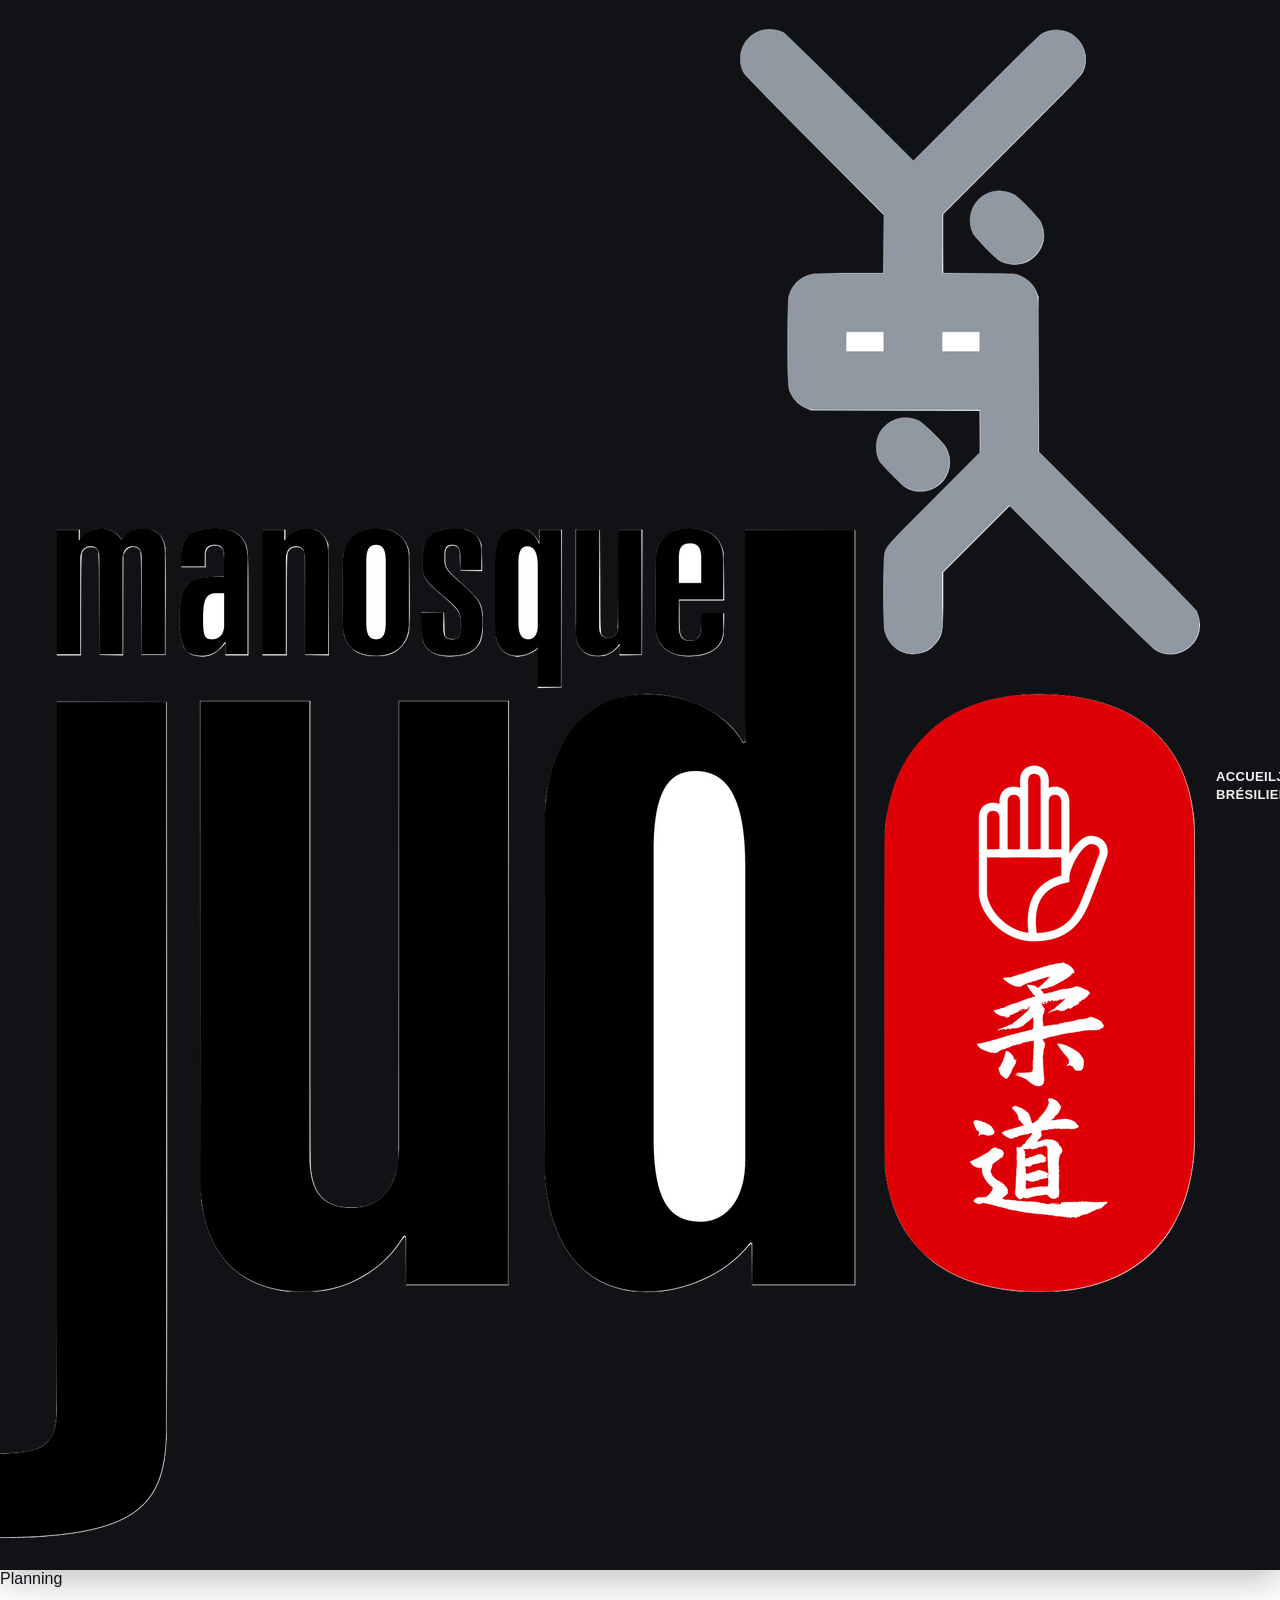
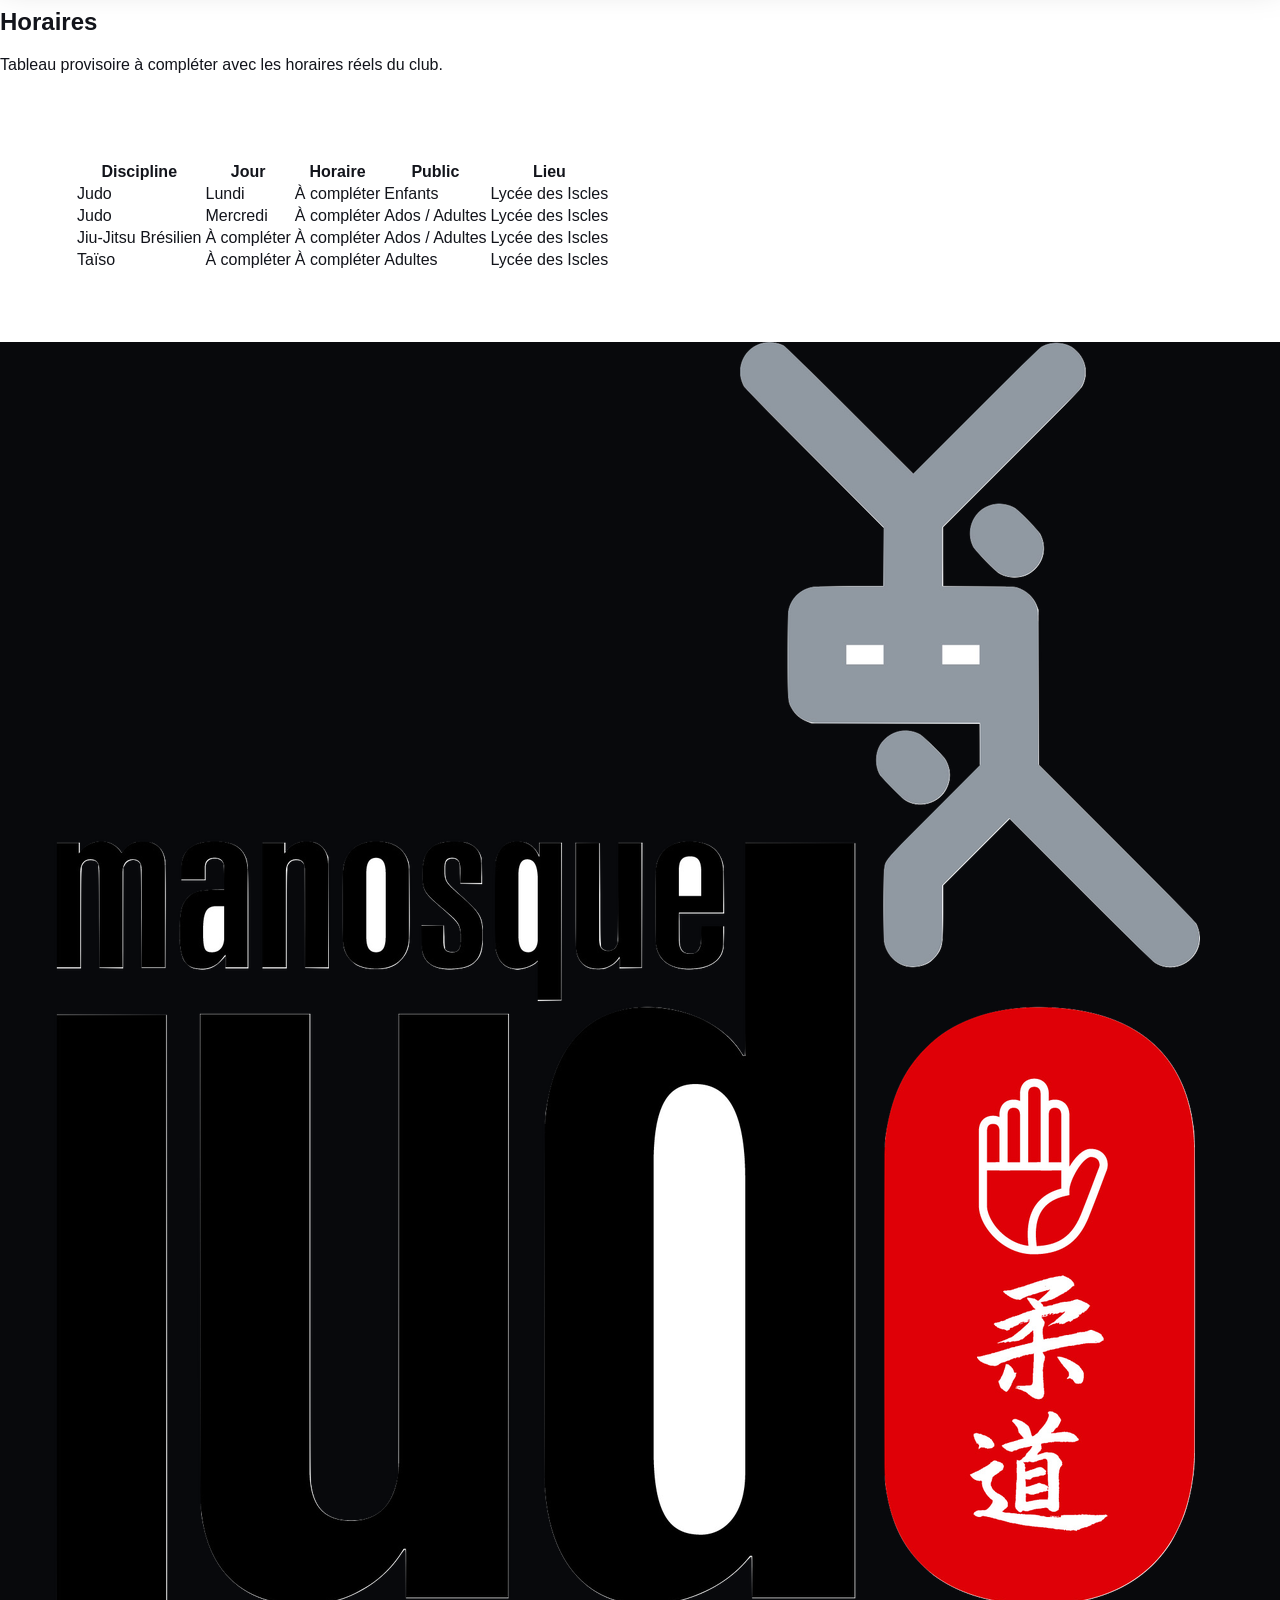
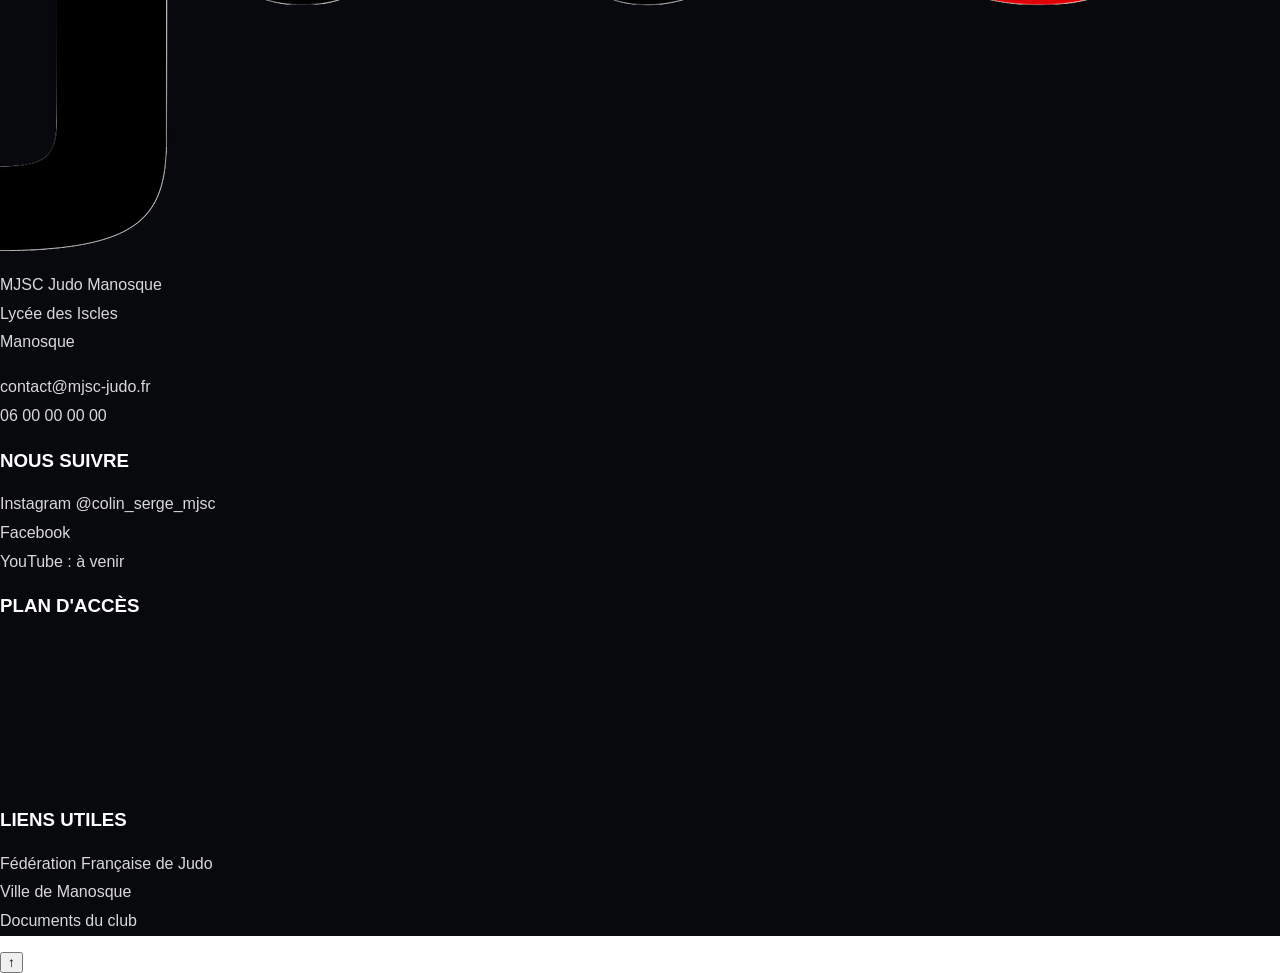
<file: horaires.html>
<!doctype html><html lang="fr"><head><meta charset="utf-8"><meta name="viewport" content="width=device-width, initial-scale=1"><title>Horaires - MJSC Judo Manosque</title><meta name="description" content="MJSC Judo Manosque : judo, jiu-jitsu brésilien, taïso, horaires, inscriptions et contact."><link rel="icon" href="logo-mjsc.png"><link rel="stylesheet" href="styles.css"></head><body><header class="topbar"><nav class="nav"><a class="brand" href="index.html"><img src="logo-mjsc.png" alt="Logo MJSC Judo Manosque"></a><button class="burger" aria-label="Menu"><span></span><span></span><span></span></button><div class="links"><a href="index.html">Accueil</a><a href="judo.html">Judo</a><a href="bjj.html">Jiu-Jitsu Brésilien</a><a href="taiso.html">Taïso</a><a href="horaires.html">Horaires</a><a href="galerie.html">Galerie</a><a href="inscription.html">Inscription</a><a href="contact.html">Contact</a></div><a class="cta" href="inscription.html">Essai gratuit</a></nav></header><main><section class="pageHero" style="--hero:url('https://loremflickr.com/1000/700/judo,competition?lock=23')"><div><div class="eyebrow">Planning</div><h1>Horaires</h1><p>Tableau provisoire à compléter avec les horaires réels du club.</p></div></section><section class="section"><div class="tableCard"><table><tr><th>Discipline</th><th>Jour</th><th>Horaire</th><th>Public</th><th>Lieu</th></tr><tr><td>Judo</td><td>Lundi</td><td>À compléter</td><td>Enfants</td><td>Lycée des Iscles</td></tr><tr><td>Judo</td><td>Mercredi</td><td>À compléter</td><td>Ados / Adultes</td><td>Lycée des Iscles</td></tr><tr><td>Jiu-Jitsu Brésilien</td><td>À compléter</td><td>À compléter</td><td>Ados / Adultes</td><td>Lycée des Iscles</td></tr><tr><td>Taïso</td><td>À compléter</td><td>À compléter</td><td>Adultes</td><td>Lycée des Iscles</td></tr></table></div></section></main><footer class="footer"><div class="footerGrid"><div><img class="footerLogo" src="logo-mjsc.png" alt="Logo MJSC"><p>MJSC Judo Manosque<br>Lycée des Iscles<br>Manosque</p><p><a id="clubEmail" href="#">contact@mjsc-judo.fr</a><br><a id="clubPhone" href="#">06 00 00 00 00</a></p></div><div><h3>Nous suivre</h3><p><a data-instagram target="_blank" rel="noopener">Instagram @colin_serge_mjsc</a><br><a data-facebook target="_blank" rel="noopener">Facebook</a><br><span>YouTube : à venir</span></p></div><div><h3>Plan d'accès</h3><div class="map"><iframe id="mapFrame" loading="lazy"></iframe></div></div><div><h3>Liens utiles</h3><p><a href="https://www.ffjudo.com/" target="_blank" rel="noopener">Fédération Française de Judo</a><br><a href="https://www.ville-manosque.fr/" target="_blank" rel="noopener">Ville de Manosque</a><br><a data-drive target="_blank" rel="noopener">Documents du club</a></p></div></div></footer><button class="backTop">↑</button><script src="config.js"></script><script src="app.js"></script></body></html>
</file>
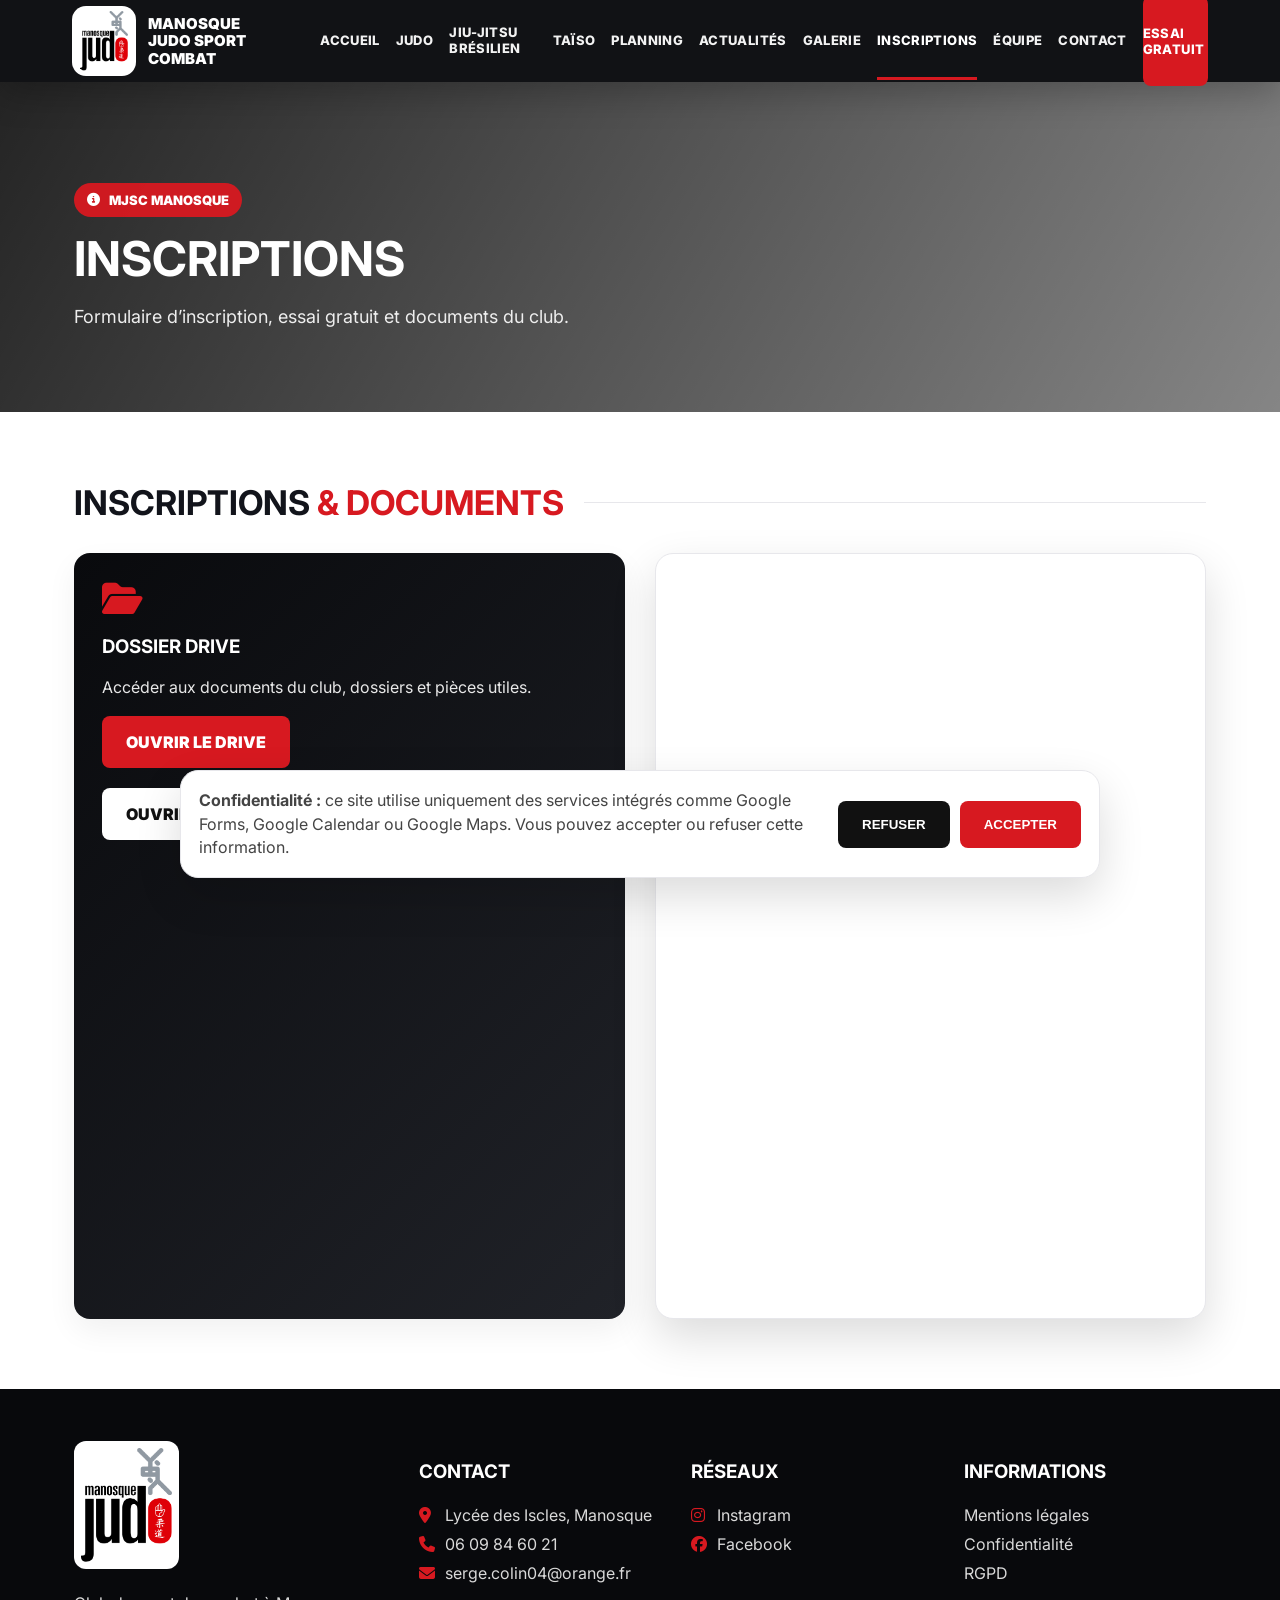
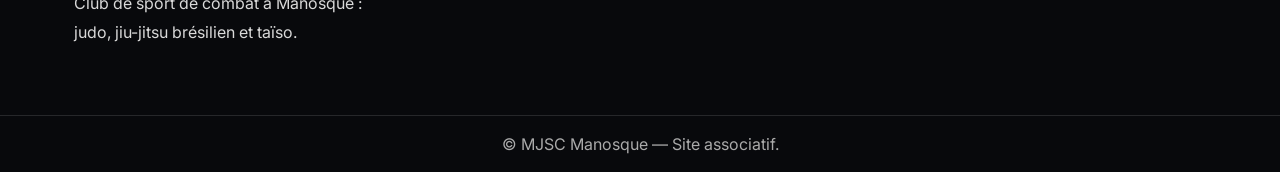
<file: inscription.html>
<!doctype html><html lang="fr"><head><meta charset="utf-8"><meta name="viewport" content="width=device-width, initial-scale=1"><title>Inscriptions - MJSC Manosque</title><meta name="description" content="MJSC Manosque : judo, jiu-jitsu brésilien, taïso, planning, inscriptions et actualités."><link rel="icon" href="favicon.png"><link rel="preconnect" href="https://fonts.googleapis.com"><link rel="preconnect" href="https://fonts.gstatic.com" crossorigin><link href="https://fonts.googleapis.com/css2?family=Inter:wght@400;600;800;900&display=swap" rel="stylesheet"><link rel="stylesheet" href="https://cdnjs.cloudflare.com/ajax/libs/font-awesome/6.5.2/css/all.min.css"><link rel="stylesheet" href="styles.css"></head><body><header class="topbar"><div class="topbar-inner"><a class="brand" href="index.html"><img class="brand-logo" src="logo-mjsc.png" alt="Logo MJSC Manosque"><span>Manosque<br>Judo Sport Combat</span></a><button class="burger" aria-label="Menu"><i class="fa-solid fa-bars"></i></button><nav class="nav"><a class="" href="index.html">Accueil</a><a class="" href="judo.html">Judo</a><a class="" href="bjj.html">Jiu-Jitsu Brésilien</a><a class="" href="taiso.html">Taïso</a><a class="" href="planning.html">Planning</a><a class="" href="actualites.html">Actualités</a><a class="" href="galerie.html">Galerie</a><a class="active" href="inscription.html">Inscriptions</a><a class="" href="equipe.html">Équipe</a><a class="" href="contact.html">Contact</a><a class="cta" href="inscription.html">Essai gratuit</a></nav></div></header><section class="page-hero"><div class="wrap"><span class="kicker"><i class="fa-solid fa-circle-info"></i> MJSC Manosque</span><h1>Inscriptions</h1><p>Formulaire d’inscription, essai gratuit et documents du club.</p></div></section><section class="section"><div class="section-title"><h2>Inscriptions <span>& documents</span></h2></div><div class="grid-2"><div class="card dark"><i class="fa-solid fa-folder-open"></i><h3>Dossier Drive</h3><p>Accéder aux documents du club, dossiers et pièces utiles.</p><a id="driveBtn" class="btn red" target="_blank">Ouvrir le Drive</a><br><br><a id="formBtn" class="btn white" target="_blank">Ouvrir le formulaire</a></div><div class="form-wrap"><iframe id="formFrame" loading="lazy"></iframe></div></div></section><footer class="footer"><div class="footer-inner"><div><img class="footer-logo" src="logo-mjsc.png" alt="Logo MJSC"><p>Club de sport de combat à Manosque : judo, jiu-jitsu brésilien et taïso.</p></div><div><h3>Contact</h3><p><i class="fa-solid fa-location-dot"></i> <span id="clubAddress">Lycée des Iscles, Manosque</span><br><i class="fa-solid fa-phone"></i> <a id="phoneLink"><span id="clubPhoneText">06 09 84 60 21</span></a><br><i class="fa-solid fa-envelope"></i> <a id="mailLink"><span id="clubEmailText">serge.colin04@orange.fr</span></a></p></div><div><h3>Réseaux</h3><p><a id="instaLink" target="_blank"><i class="fa-brands fa-instagram"></i> Instagram</a><br><a id="fbLink" target="_blank"><i class="fa-brands fa-facebook"></i> Facebook</a></p></div><div><h3>Informations</h3><p><a href="mentions-legales.html">Mentions légales</a><br><a href="politique-confidentialite.html">Confidentialité</a><br><a href="rgpd.html">RGPD</a></p></div></div><div class="subfooter">© MJSC Manosque — Site associatif.</div></footer><button class="backtop" aria-label="Retour en haut"><i class="fa-solid fa-arrow-up"></i></button><div class="cookie"><p><strong>Confidentialité :</strong> ce site utilise uniquement des services intégrés comme Google Forms, Google Calendar ou Google Maps. Vous pouvez accepter ou refuser cette information.</p><div class="cookie-actions"><button class="btn dark">Refuser</button><button class="btn red">Accepter</button></div></div><div class="modal"><button aria-label="Fermer">×</button><img alt="Photo agrandie"></div><script src="config.js"></script><script src="app.js"></script></body></html>
</file>
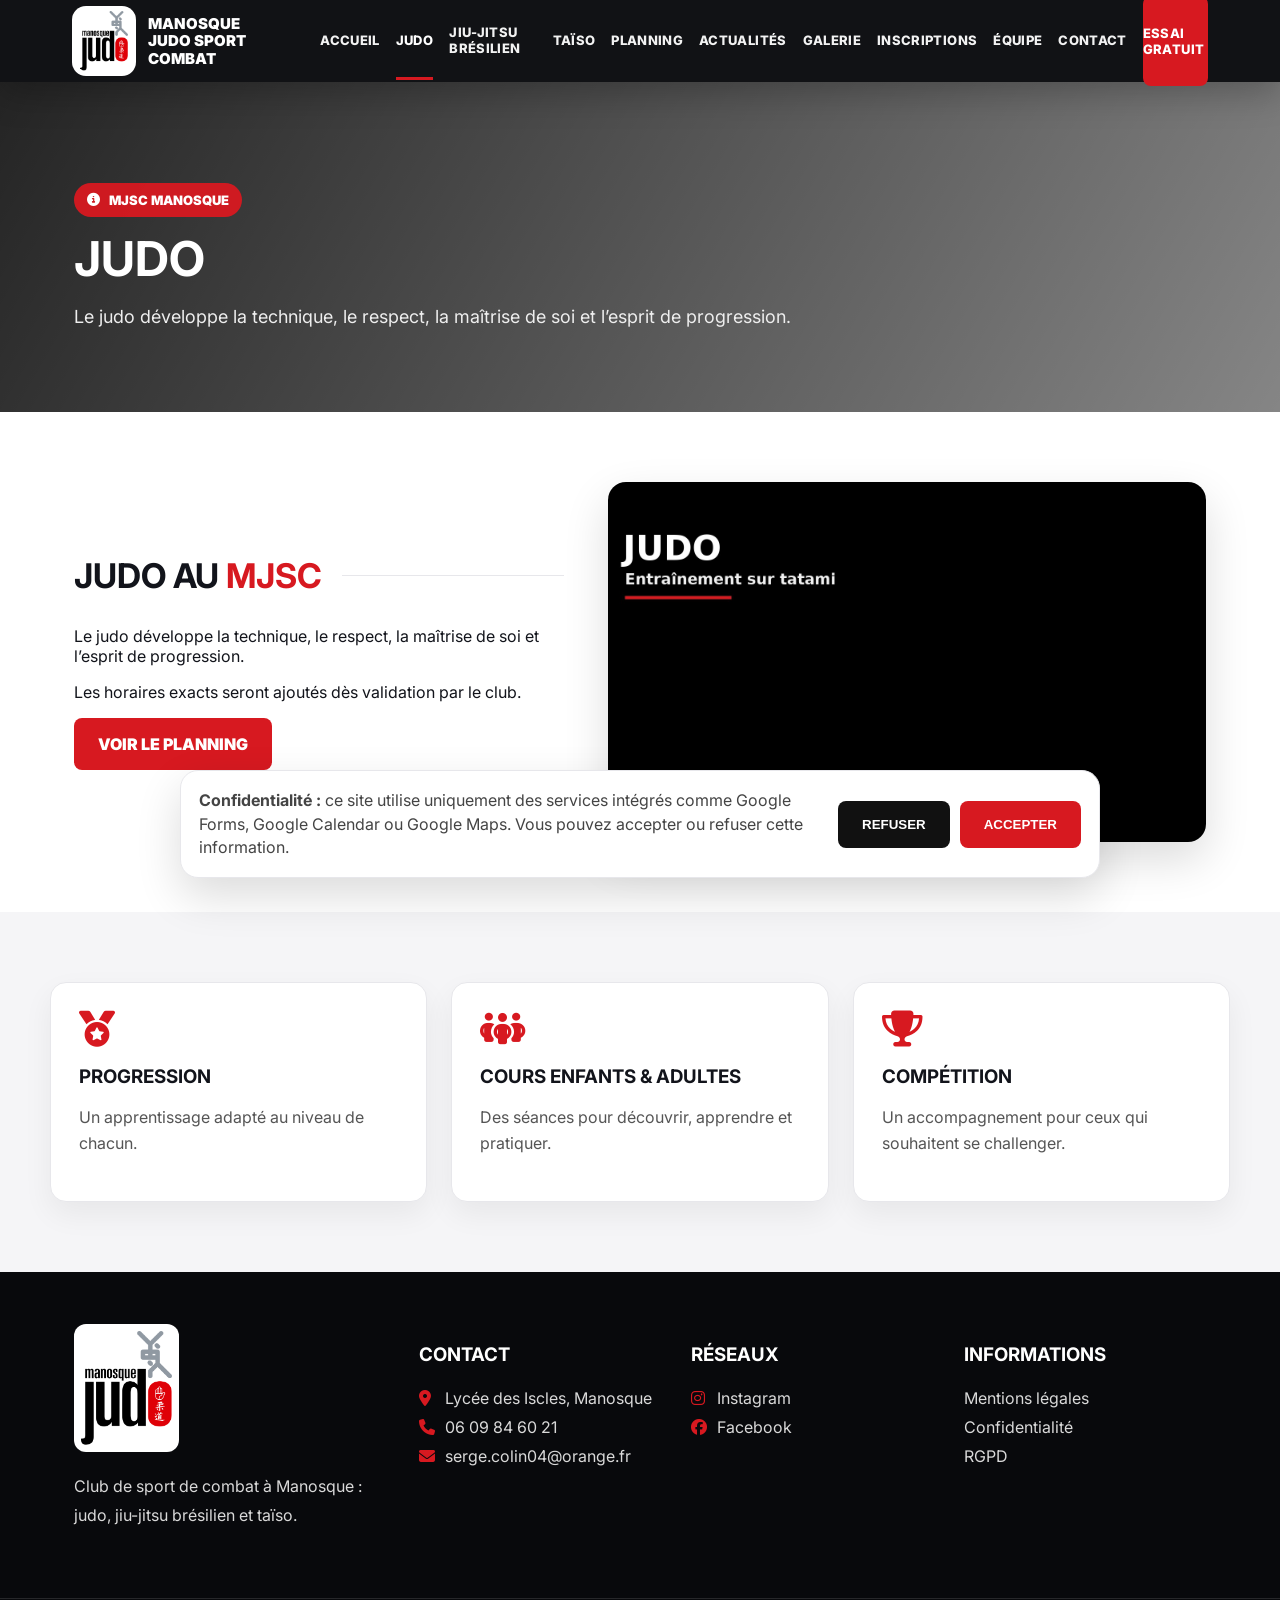
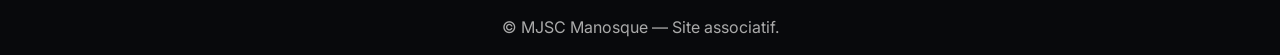
<file: judo.html>
<!doctype html><html lang="fr"><head><meta charset="utf-8"><meta name="viewport" content="width=device-width, initial-scale=1"><title>Judo - MJSC Manosque</title><meta name="description" content="MJSC Manosque : judo, jiu-jitsu brésilien, taïso, planning, inscriptions et actualités."><link rel="icon" href="favicon.png"><link rel="preconnect" href="https://fonts.googleapis.com"><link rel="preconnect" href="https://fonts.gstatic.com" crossorigin><link href="https://fonts.googleapis.com/css2?family=Inter:wght@400;600;800;900&display=swap" rel="stylesheet"><link rel="stylesheet" href="https://cdnjs.cloudflare.com/ajax/libs/font-awesome/6.5.2/css/all.min.css"><link rel="stylesheet" href="styles.css"></head><body><header class="topbar"><div class="topbar-inner"><a class="brand" href="index.html"><img class="brand-logo" src="logo-mjsc.png" alt="Logo MJSC Manosque"><span>Manosque<br>Judo Sport Combat</span></a><button class="burger" aria-label="Menu"><i class="fa-solid fa-bars"></i></button><nav class="nav"><a class="" href="index.html">Accueil</a><a class="active" href="judo.html">Judo</a><a class="" href="bjj.html">Jiu-Jitsu Brésilien</a><a class="" href="taiso.html">Taïso</a><a class="" href="planning.html">Planning</a><a class="" href="actualites.html">Actualités</a><a class="" href="galerie.html">Galerie</a><a class="" href="inscription.html">Inscriptions</a><a class="" href="equipe.html">Équipe</a><a class="" href="contact.html">Contact</a><a class="cta" href="inscription.html">Essai gratuit</a></nav></div></header><section class="page-hero"><div class="wrap"><span class="kicker"><i class="fa-solid fa-circle-info"></i> MJSC Manosque</span><h1>Judo</h1><p>Le judo développe la technique, le respect, la maîtrise de soi et l’esprit de progression.</p></div></section><section class="section split"><div><div class="section-title"><h2>Judo au <span>MJSC</span></h2></div><p>Le judo développe la technique, le respect, la maîtrise de soi et l’esprit de progression.</p><p>Les horaires exacts seront ajoutés dès validation par le club.</p><a class="btn red" href="planning.html">Voir le planning</a></div><img class="photo" src="hero-judo.jpg" alt="Judo"></section><section class="section gray"><div class="inner grid-3"><article class="card"><i class="fa-solid fa-medal"></i><h3>Progression</h3><p>Un apprentissage adapté au niveau de chacun.</p></article><article class="card"><i class="fa-solid fa-people-group"></i><h3>Cours enfants & adultes</h3><p>Des séances pour découvrir, apprendre et pratiquer.</p></article><article class="card"><i class="fa-solid fa-trophy"></i><h3>Compétition</h3><p>Un accompagnement pour ceux qui souhaitent se challenger.</p></article></div></section><footer class="footer"><div class="footer-inner"><div><img class="footer-logo" src="logo-mjsc.png" alt="Logo MJSC"><p>Club de sport de combat à Manosque : judo, jiu-jitsu brésilien et taïso.</p></div><div><h3>Contact</h3><p><i class="fa-solid fa-location-dot"></i> <span id="clubAddress">Lycée des Iscles, Manosque</span><br><i class="fa-solid fa-phone"></i> <a id="phoneLink"><span id="clubPhoneText">06 09 84 60 21</span></a><br><i class="fa-solid fa-envelope"></i> <a id="mailLink"><span id="clubEmailText">serge.colin04@orange.fr</span></a></p></div><div><h3>Réseaux</h3><p><a id="instaLink" target="_blank"><i class="fa-brands fa-instagram"></i> Instagram</a><br><a id="fbLink" target="_blank"><i class="fa-brands fa-facebook"></i> Facebook</a></p></div><div><h3>Informations</h3><p><a href="mentions-legales.html">Mentions légales</a><br><a href="politique-confidentialite.html">Confidentialité</a><br><a href="rgpd.html">RGPD</a></p></div></div><div class="subfooter">© MJSC Manosque — Site associatif.</div></footer><button class="backtop" aria-label="Retour en haut"><i class="fa-solid fa-arrow-up"></i></button><div class="cookie"><p><strong>Confidentialité :</strong> ce site utilise uniquement des services intégrés comme Google Forms, Google Calendar ou Google Maps. Vous pouvez accepter ou refuser cette information.</p><div class="cookie-actions"><button class="btn dark">Refuser</button><button class="btn red">Accepter</button></div></div><div class="modal"><button aria-label="Fermer">×</button><img alt="Photo agrandie"></div><script src="config.js"></script><script src="app.js"></script></body></html>
</file>
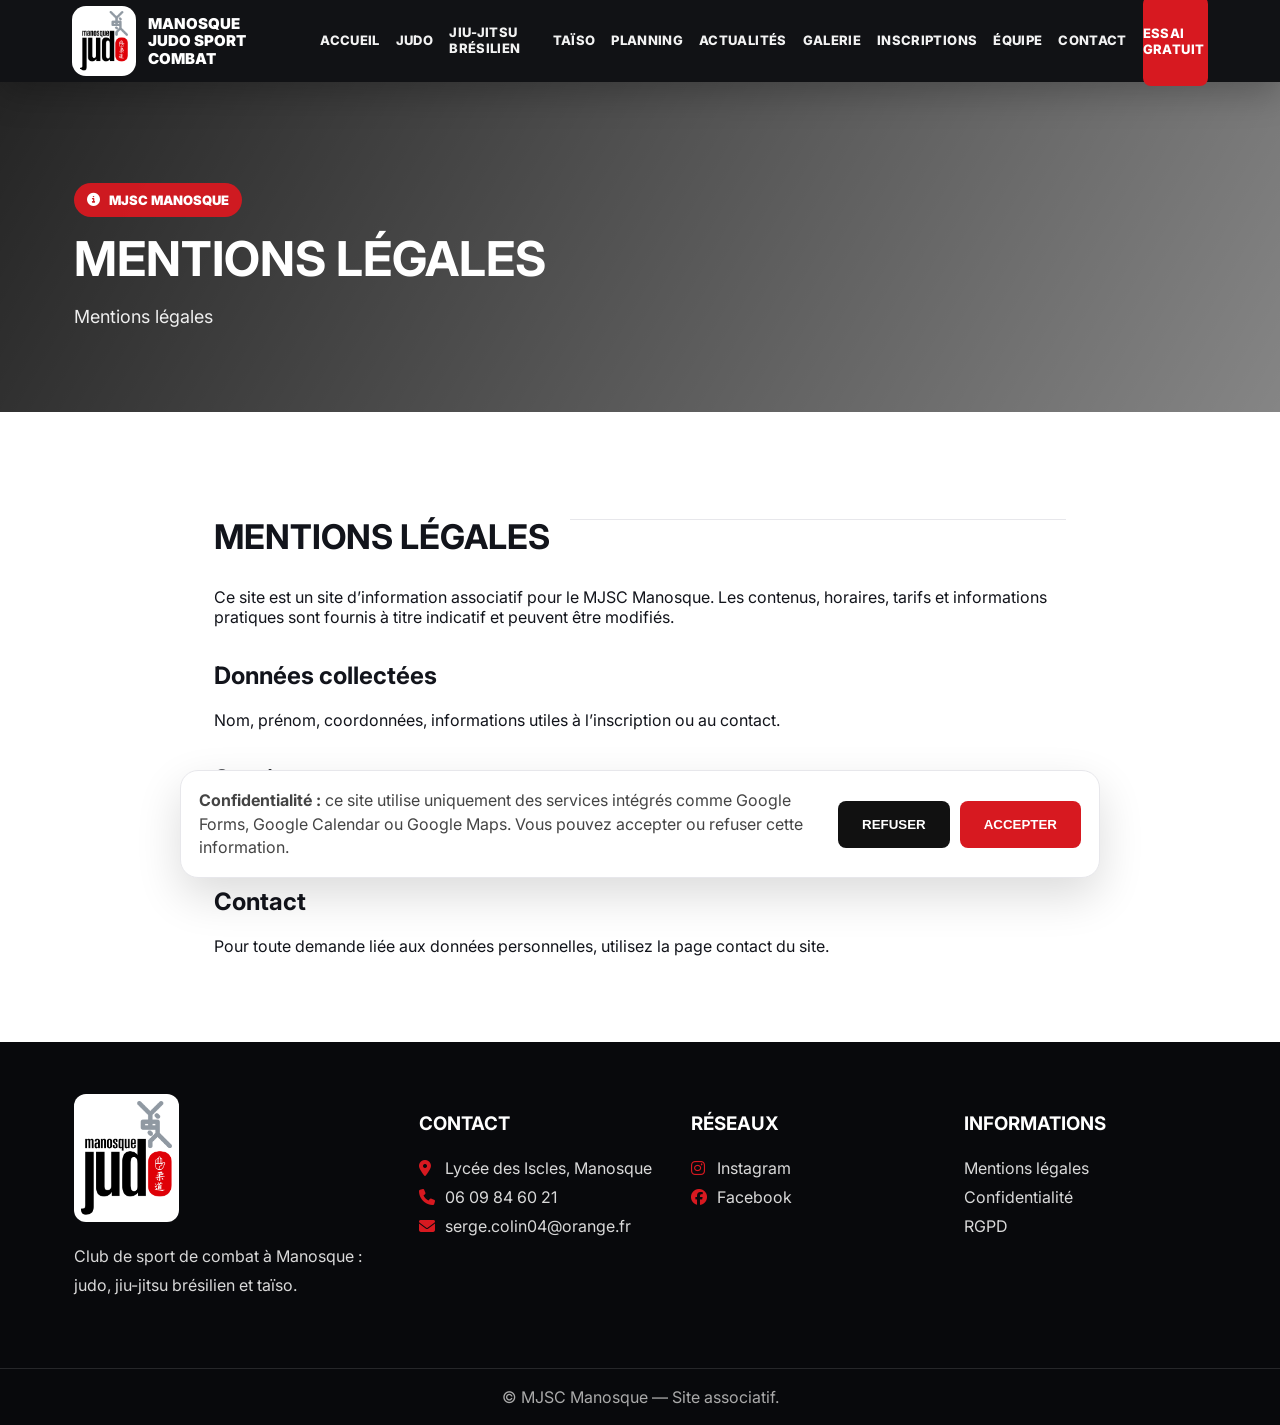
<file: mentions-legales.html>
<!doctype html><html lang="fr"><head><meta charset="utf-8"><meta name="viewport" content="width=device-width, initial-scale=1"><title>Mentions légales - MJSC Manosque</title><meta name="description" content="MJSC Manosque : judo, jiu-jitsu brésilien, taïso, planning, inscriptions et actualités."><link rel="icon" href="favicon.png"><link rel="preconnect" href="https://fonts.googleapis.com"><link rel="preconnect" href="https://fonts.gstatic.com" crossorigin><link href="https://fonts.googleapis.com/css2?family=Inter:wght@400;600;800;900&display=swap" rel="stylesheet"><link rel="stylesheet" href="https://cdnjs.cloudflare.com/ajax/libs/font-awesome/6.5.2/css/all.min.css"><link rel="stylesheet" href="styles.css"></head><body><header class="topbar"><div class="topbar-inner"><a class="brand" href="index.html"><img class="brand-logo" src="logo-mjsc.png" alt="Logo MJSC Manosque"><span>Manosque<br>Judo Sport Combat</span></a><button class="burger" aria-label="Menu"><i class="fa-solid fa-bars"></i></button><nav class="nav"><a class="" href="index.html">Accueil</a><a class="" href="judo.html">Judo</a><a class="" href="bjj.html">Jiu-Jitsu Brésilien</a><a class="" href="taiso.html">Taïso</a><a class="" href="planning.html">Planning</a><a class="" href="actualites.html">Actualités</a><a class="" href="galerie.html">Galerie</a><a class="" href="inscription.html">Inscriptions</a><a class="" href="equipe.html">Équipe</a><a class="" href="contact.html">Contact</a><a class="cta" href="inscription.html">Essai gratuit</a></nav></div></header><section class="page-hero"><div class="wrap"><span class="kicker"><i class="fa-solid fa-circle-info"></i> MJSC Manosque</span><h1>Mentions légales</h1><p>Mentions légales</p></div></section><section class="section legal"><div class="section-title"><h2>Mentions légales</h2></div><p>Ce site est un site d’information associatif pour le MJSC Manosque. Les contenus, horaires, tarifs et informations pratiques sont fournis à titre indicatif et peuvent être modifiés.</p><h2>Données collectées</h2><p>Nom, prénom, coordonnées, informations utiles à l’inscription ou au contact.</p><h2>Services externes</h2><p>Le site peut intégrer Google Forms, Google Calendar, Google Maps, Instagram ou Facebook. Ces services peuvent déposer leurs propres cookies ou collecter des données selon leurs politiques.</p><h2>Contact</h2><p>Pour toute demande liée aux données personnelles, utilisez la page contact du site.</p></section><footer class="footer"><div class="footer-inner"><div><img class="footer-logo" src="logo-mjsc.png" alt="Logo MJSC"><p>Club de sport de combat à Manosque : judo, jiu-jitsu brésilien et taïso.</p></div><div><h3>Contact</h3><p><i class="fa-solid fa-location-dot"></i> <span id="clubAddress">Lycée des Iscles, Manosque</span><br><i class="fa-solid fa-phone"></i> <a id="phoneLink"><span id="clubPhoneText">06 09 84 60 21</span></a><br><i class="fa-solid fa-envelope"></i> <a id="mailLink"><span id="clubEmailText">serge.colin04@orange.fr</span></a></p></div><div><h3>Réseaux</h3><p><a id="instaLink" target="_blank"><i class="fa-brands fa-instagram"></i> Instagram</a><br><a id="fbLink" target="_blank"><i class="fa-brands fa-facebook"></i> Facebook</a></p></div><div><h3>Informations</h3><p><a href="mentions-legales.html">Mentions légales</a><br><a href="politique-confidentialite.html">Confidentialité</a><br><a href="rgpd.html">RGPD</a></p></div></div><div class="subfooter">© MJSC Manosque — Site associatif.</div></footer><button class="backtop" aria-label="Retour en haut"><i class="fa-solid fa-arrow-up"></i></button><div class="cookie"><p><strong>Confidentialité :</strong> ce site utilise uniquement des services intégrés comme Google Forms, Google Calendar ou Google Maps. Vous pouvez accepter ou refuser cette information.</p><div class="cookie-actions"><button class="btn dark">Refuser</button><button class="btn red">Accepter</button></div></div><div class="modal"><button aria-label="Fermer">×</button><img alt="Photo agrandie"></div><script src="config.js"></script><script src="app.js"></script></body></html>
</file>
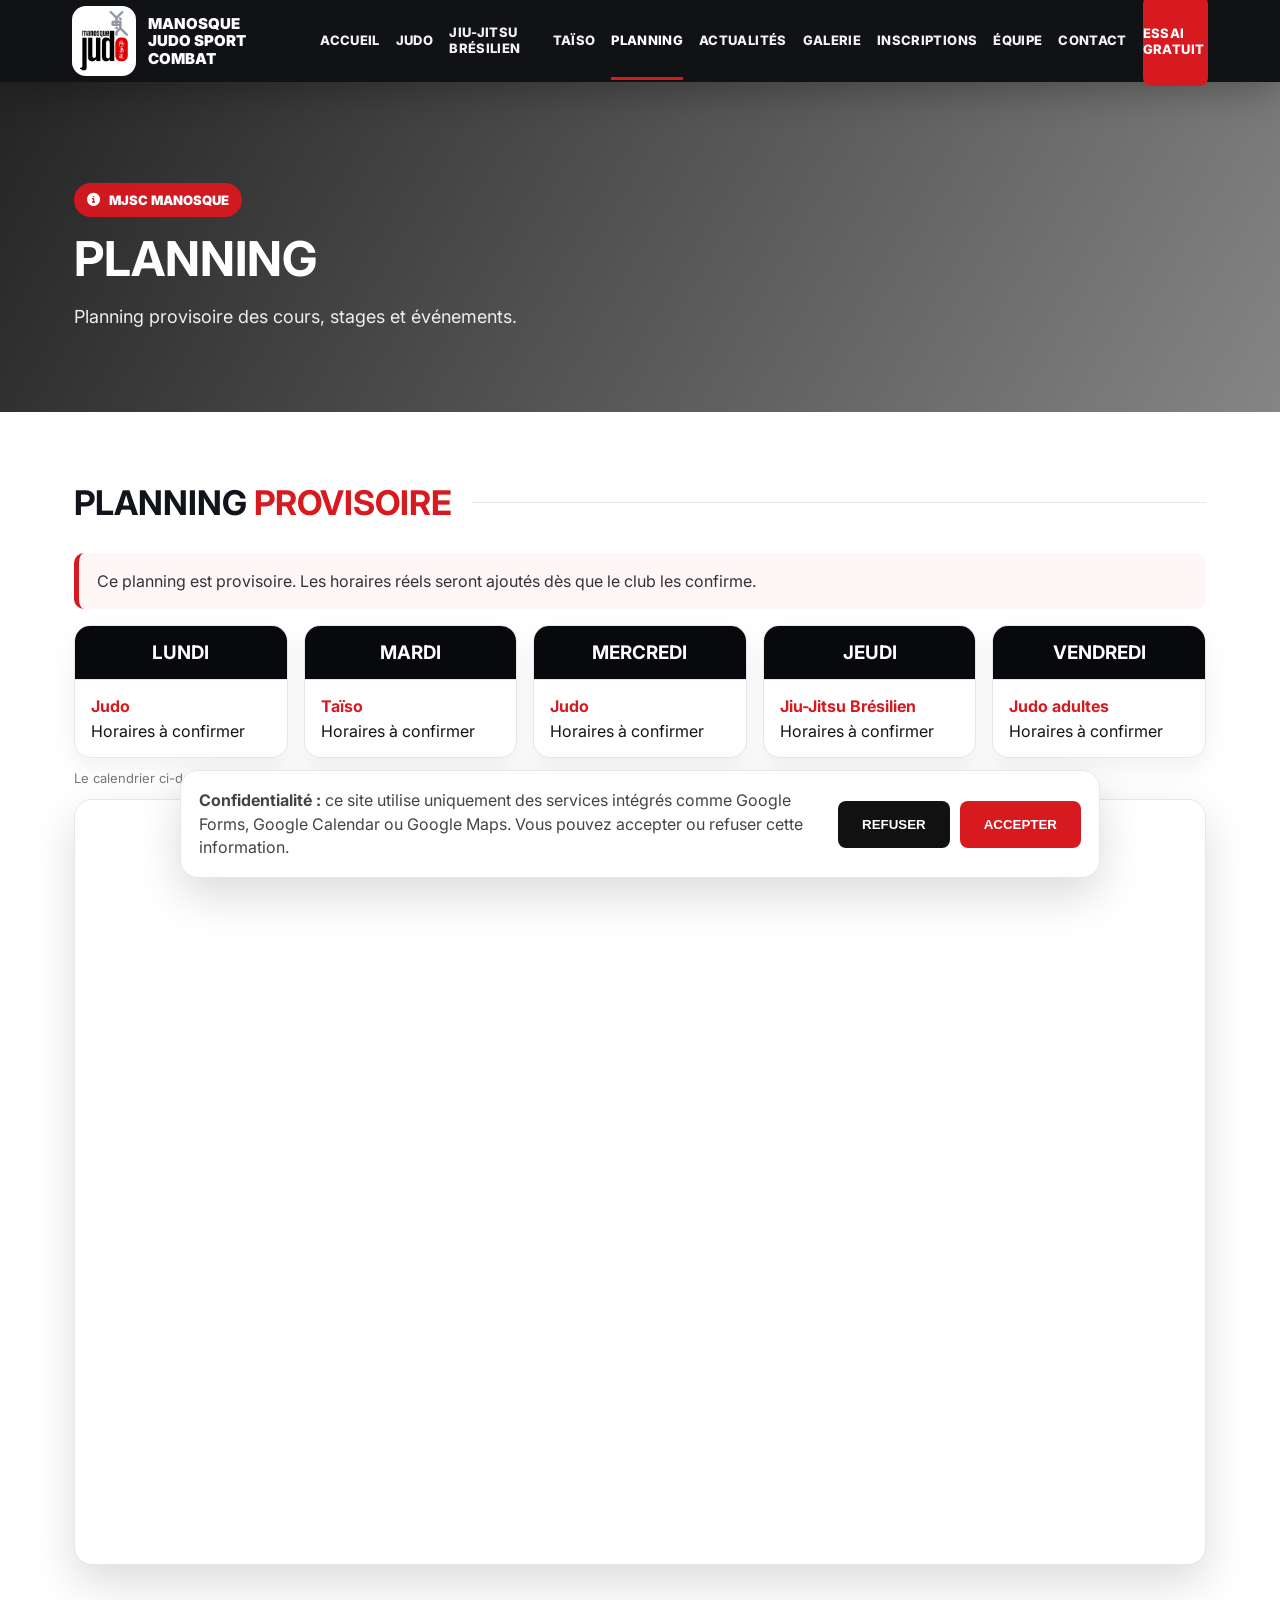
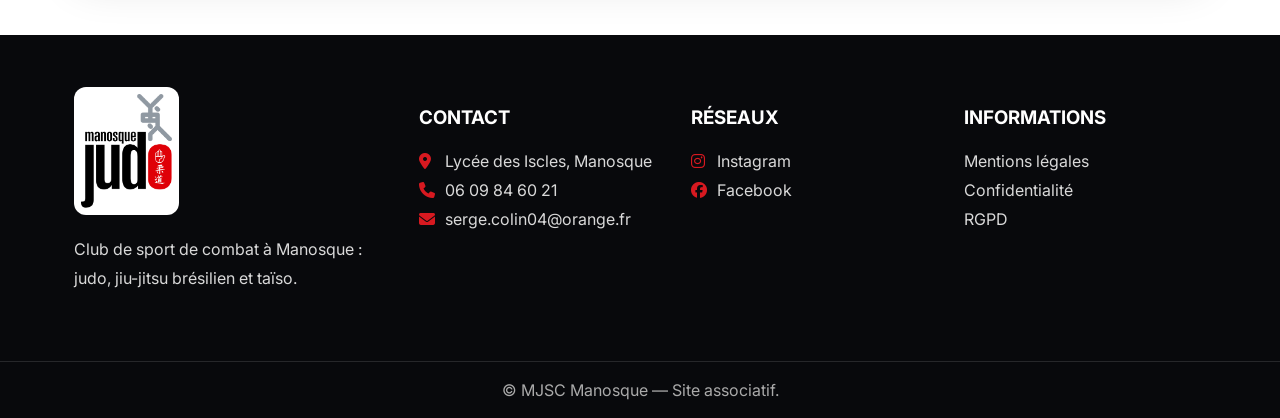
<file: planning.html>
<!doctype html><html lang="fr"><head><meta charset="utf-8"><meta name="viewport" content="width=device-width, initial-scale=1"><title>Planning - MJSC Manosque</title><meta name="description" content="MJSC Manosque : judo, jiu-jitsu brésilien, taïso, planning, inscriptions et actualités."><link rel="icon" href="favicon.png"><link rel="preconnect" href="https://fonts.googleapis.com"><link rel="preconnect" href="https://fonts.gstatic.com" crossorigin><link href="https://fonts.googleapis.com/css2?family=Inter:wght@400;600;800;900&display=swap" rel="stylesheet"><link rel="stylesheet" href="https://cdnjs.cloudflare.com/ajax/libs/font-awesome/6.5.2/css/all.min.css"><link rel="stylesheet" href="styles.css"></head><body><header class="topbar"><div class="topbar-inner"><a class="brand" href="index.html"><img class="brand-logo" src="logo-mjsc.png" alt="Logo MJSC Manosque"><span>Manosque<br>Judo Sport Combat</span></a><button class="burger" aria-label="Menu"><i class="fa-solid fa-bars"></i></button><nav class="nav"><a class="" href="index.html">Accueil</a><a class="" href="judo.html">Judo</a><a class="" href="bjj.html">Jiu-Jitsu Brésilien</a><a class="" href="taiso.html">Taïso</a><a class="active" href="planning.html">Planning</a><a class="" href="actualites.html">Actualités</a><a class="" href="galerie.html">Galerie</a><a class="" href="inscription.html">Inscriptions</a><a class="" href="equipe.html">Équipe</a><a class="" href="contact.html">Contact</a><a class="cta" href="inscription.html">Essai gratuit</a></nav></div></header><section class="page-hero"><div class="wrap"><span class="kicker"><i class="fa-solid fa-circle-info"></i> MJSC Manosque</span><h1>Planning</h1><p>Planning provisoire des cours, stages et événements.</p></div></section><section class="section"><div class="section-title"><h2>Planning <span>provisoire</span></h2></div><p class="notice">Ce planning est provisoire. Les horaires réels seront ajoutés dès que le club les confirme.</p><div class="planning"><div class="day"><h3>Lundi</h3><div class="slot"><strong>Judo</strong><span>Horaires à confirmer</span></div></div><div class="day"><h3>Mardi</h3><div class="slot"><strong>Taïso</strong><span>Horaires à confirmer</span></div></div><div class="day"><h3>Mercredi</h3><div class="slot"><strong>Judo</strong><span>Horaires à confirmer</span></div></div><div class="day"><h3>Jeudi</h3><div class="slot"><strong>Jiu-Jitsu Brésilien</strong><span>Horaires à confirmer</span></div></div><div class="day"><h3>Vendredi</h3><div class="slot"><strong>Judo adultes</strong><span>Horaires à confirmer</span></div></div></div><p class="provisional">Le calendrier ci-dessous peut être remplacé plus tard par le vrai Google Calendar du club.</p><div class="calendar-wrap"><iframe id="calendarFrame" loading="lazy"></iframe></div></section><footer class="footer"><div class="footer-inner"><div><img class="footer-logo" src="logo-mjsc.png" alt="Logo MJSC"><p>Club de sport de combat à Manosque : judo, jiu-jitsu brésilien et taïso.</p></div><div><h3>Contact</h3><p><i class="fa-solid fa-location-dot"></i> <span id="clubAddress">Lycée des Iscles, Manosque</span><br><i class="fa-solid fa-phone"></i> <a id="phoneLink"><span id="clubPhoneText">06 09 84 60 21</span></a><br><i class="fa-solid fa-envelope"></i> <a id="mailLink"><span id="clubEmailText">serge.colin04@orange.fr</span></a></p></div><div><h3>Réseaux</h3><p><a id="instaLink" target="_blank"><i class="fa-brands fa-instagram"></i> Instagram</a><br><a id="fbLink" target="_blank"><i class="fa-brands fa-facebook"></i> Facebook</a></p></div><div><h3>Informations</h3><p><a href="mentions-legales.html">Mentions légales</a><br><a href="politique-confidentialite.html">Confidentialité</a><br><a href="rgpd.html">RGPD</a></p></div></div><div class="subfooter">© MJSC Manosque — Site associatif.</div></footer><button class="backtop" aria-label="Retour en haut"><i class="fa-solid fa-arrow-up"></i></button><div class="cookie"><p><strong>Confidentialité :</strong> ce site utilise uniquement des services intégrés comme Google Forms, Google Calendar ou Google Maps. Vous pouvez accepter ou refuser cette information.</p><div class="cookie-actions"><button class="btn dark">Refuser</button><button class="btn red">Accepter</button></div></div><div class="modal"><button aria-label="Fermer">×</button><img alt="Photo agrandie"></div><script src="config.js"></script><script src="app.js"></script></body></html>
</file>
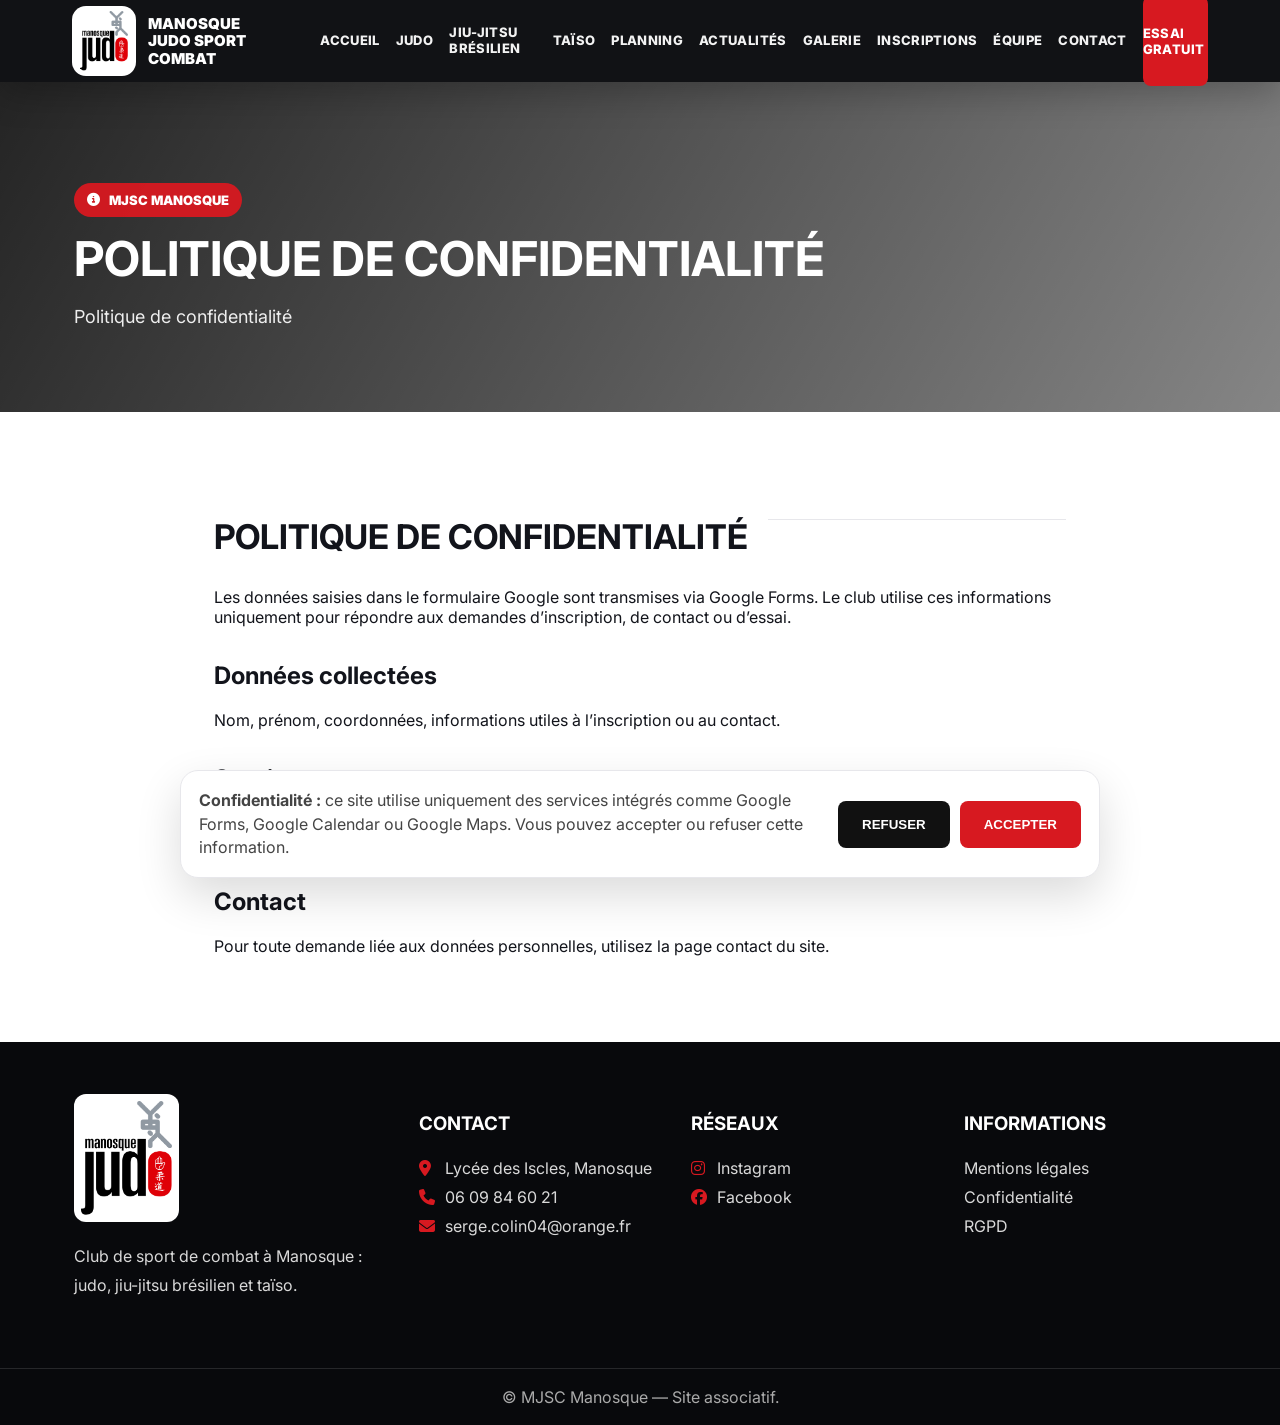
<file: politique-confidentialite.html>
<!doctype html><html lang="fr"><head><meta charset="utf-8"><meta name="viewport" content="width=device-width, initial-scale=1"><title>Politique de confidentialité - MJSC Manosque</title><meta name="description" content="MJSC Manosque : judo, jiu-jitsu brésilien, taïso, planning, inscriptions et actualités."><link rel="icon" href="favicon.png"><link rel="preconnect" href="https://fonts.googleapis.com"><link rel="preconnect" href="https://fonts.gstatic.com" crossorigin><link href="https://fonts.googleapis.com/css2?family=Inter:wght@400;600;800;900&display=swap" rel="stylesheet"><link rel="stylesheet" href="https://cdnjs.cloudflare.com/ajax/libs/font-awesome/6.5.2/css/all.min.css"><link rel="stylesheet" href="styles.css"></head><body><header class="topbar"><div class="topbar-inner"><a class="brand" href="index.html"><img class="brand-logo" src="logo-mjsc.png" alt="Logo MJSC Manosque"><span>Manosque<br>Judo Sport Combat</span></a><button class="burger" aria-label="Menu"><i class="fa-solid fa-bars"></i></button><nav class="nav"><a class="" href="index.html">Accueil</a><a class="" href="judo.html">Judo</a><a class="" href="bjj.html">Jiu-Jitsu Brésilien</a><a class="" href="taiso.html">Taïso</a><a class="" href="planning.html">Planning</a><a class="" href="actualites.html">Actualités</a><a class="" href="galerie.html">Galerie</a><a class="" href="inscription.html">Inscriptions</a><a class="" href="equipe.html">Équipe</a><a class="" href="contact.html">Contact</a><a class="cta" href="inscription.html">Essai gratuit</a></nav></div></header><section class="page-hero"><div class="wrap"><span class="kicker"><i class="fa-solid fa-circle-info"></i> MJSC Manosque</span><h1>Politique de confidentialité</h1><p>Politique de confidentialité</p></div></section><section class="section legal"><div class="section-title"><h2>Politique de confidentialité</h2></div><p>Les données saisies dans le formulaire Google sont transmises via Google Forms. Le club utilise ces informations uniquement pour répondre aux demandes d’inscription, de contact ou d’essai.</p><h2>Données collectées</h2><p>Nom, prénom, coordonnées, informations utiles à l’inscription ou au contact.</p><h2>Services externes</h2><p>Le site peut intégrer Google Forms, Google Calendar, Google Maps, Instagram ou Facebook. Ces services peuvent déposer leurs propres cookies ou collecter des données selon leurs politiques.</p><h2>Contact</h2><p>Pour toute demande liée aux données personnelles, utilisez la page contact du site.</p></section><footer class="footer"><div class="footer-inner"><div><img class="footer-logo" src="logo-mjsc.png" alt="Logo MJSC"><p>Club de sport de combat à Manosque : judo, jiu-jitsu brésilien et taïso.</p></div><div><h3>Contact</h3><p><i class="fa-solid fa-location-dot"></i> <span id="clubAddress">Lycée des Iscles, Manosque</span><br><i class="fa-solid fa-phone"></i> <a id="phoneLink"><span id="clubPhoneText">06 09 84 60 21</span></a><br><i class="fa-solid fa-envelope"></i> <a id="mailLink"><span id="clubEmailText">serge.colin04@orange.fr</span></a></p></div><div><h3>Réseaux</h3><p><a id="instaLink" target="_blank"><i class="fa-brands fa-instagram"></i> Instagram</a><br><a id="fbLink" target="_blank"><i class="fa-brands fa-facebook"></i> Facebook</a></p></div><div><h3>Informations</h3><p><a href="mentions-legales.html">Mentions légales</a><br><a href="politique-confidentialite.html">Confidentialité</a><br><a href="rgpd.html">RGPD</a></p></div></div><div class="subfooter">© MJSC Manosque — Site associatif.</div></footer><button class="backtop" aria-label="Retour en haut"><i class="fa-solid fa-arrow-up"></i></button><div class="cookie"><p><strong>Confidentialité :</strong> ce site utilise uniquement des services intégrés comme Google Forms, Google Calendar ou Google Maps. Vous pouvez accepter ou refuser cette information.</p><div class="cookie-actions"><button class="btn dark">Refuser</button><button class="btn red">Accepter</button></div></div><div class="modal"><button aria-label="Fermer">×</button><img alt="Photo agrandie"></div><script src="config.js"></script><script src="app.js"></script></body></html>
</file>
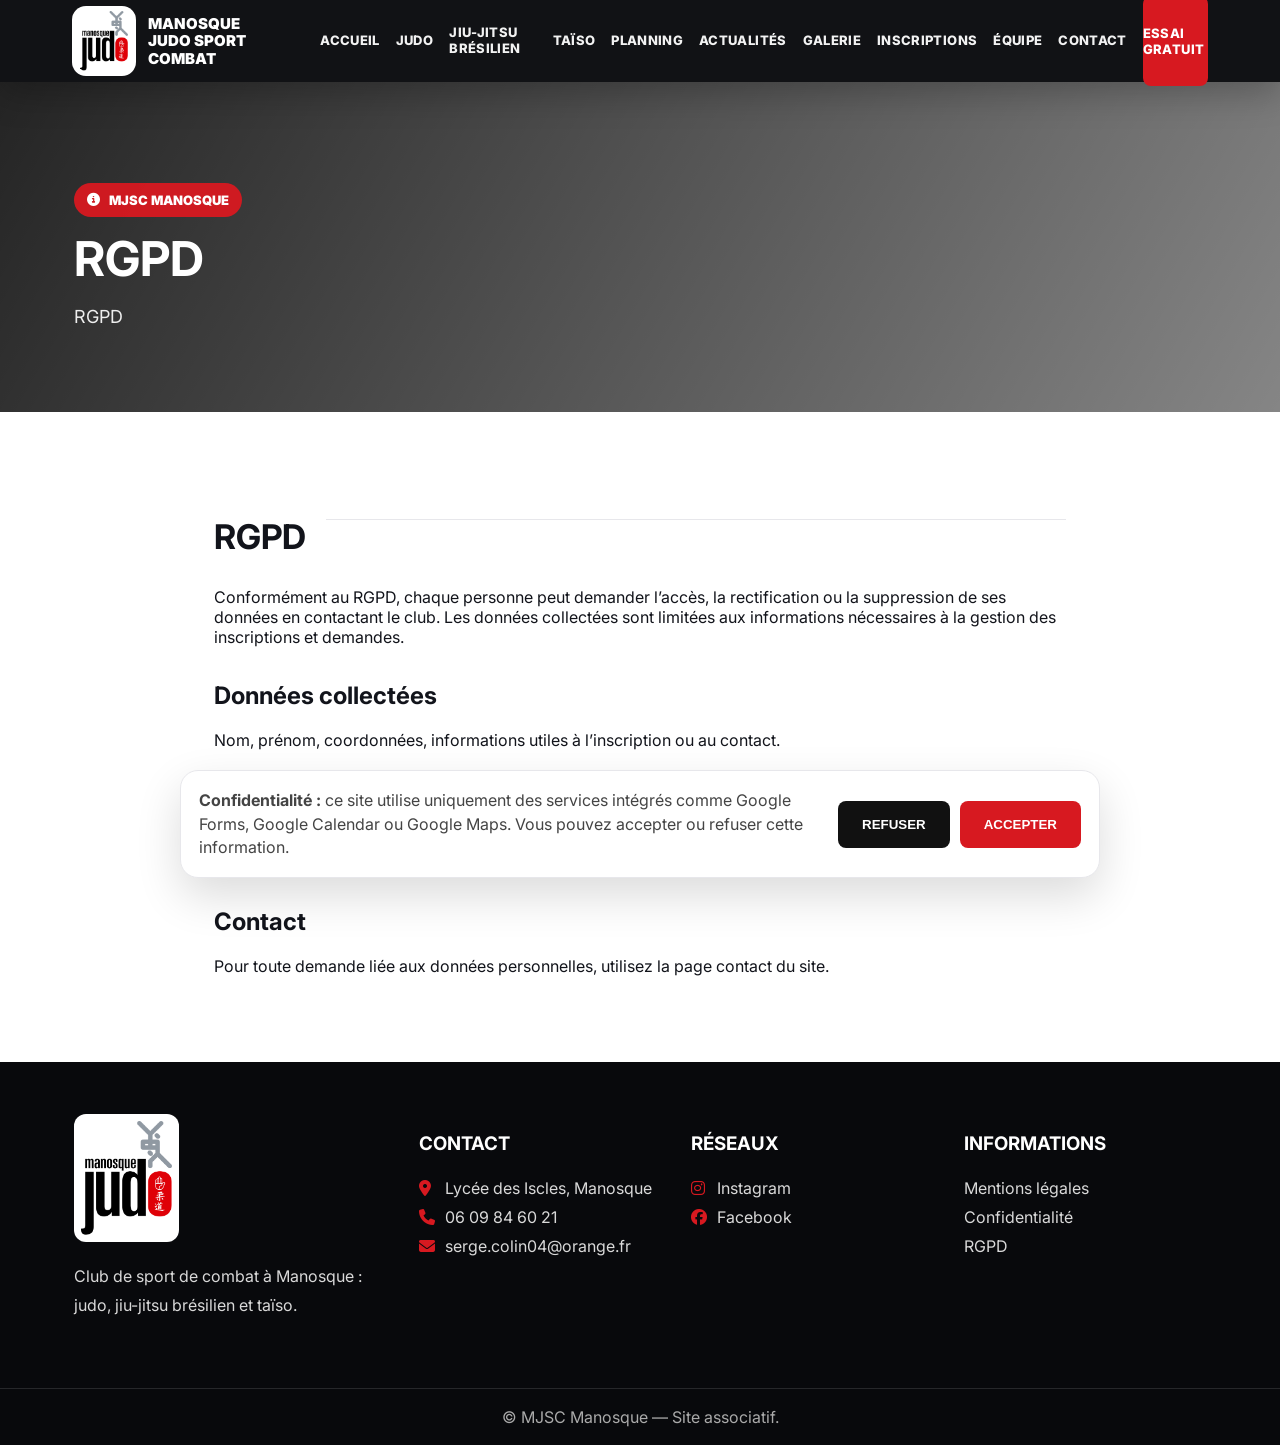
<file: rgpd.html>
<!doctype html><html lang="fr"><head><meta charset="utf-8"><meta name="viewport" content="width=device-width, initial-scale=1"><title>RGPD - MJSC Manosque</title><meta name="description" content="MJSC Manosque : judo, jiu-jitsu brésilien, taïso, planning, inscriptions et actualités."><link rel="icon" href="favicon.png"><link rel="preconnect" href="https://fonts.googleapis.com"><link rel="preconnect" href="https://fonts.gstatic.com" crossorigin><link href="https://fonts.googleapis.com/css2?family=Inter:wght@400;600;800;900&display=swap" rel="stylesheet"><link rel="stylesheet" href="https://cdnjs.cloudflare.com/ajax/libs/font-awesome/6.5.2/css/all.min.css"><link rel="stylesheet" href="styles.css"></head><body><header class="topbar"><div class="topbar-inner"><a class="brand" href="index.html"><img class="brand-logo" src="logo-mjsc.png" alt="Logo MJSC Manosque"><span>Manosque<br>Judo Sport Combat</span></a><button class="burger" aria-label="Menu"><i class="fa-solid fa-bars"></i></button><nav class="nav"><a class="" href="index.html">Accueil</a><a class="" href="judo.html">Judo</a><a class="" href="bjj.html">Jiu-Jitsu Brésilien</a><a class="" href="taiso.html">Taïso</a><a class="" href="planning.html">Planning</a><a class="" href="actualites.html">Actualités</a><a class="" href="galerie.html">Galerie</a><a class="" href="inscription.html">Inscriptions</a><a class="" href="equipe.html">Équipe</a><a class="" href="contact.html">Contact</a><a class="cta" href="inscription.html">Essai gratuit</a></nav></div></header><section class="page-hero"><div class="wrap"><span class="kicker"><i class="fa-solid fa-circle-info"></i> MJSC Manosque</span><h1>RGPD</h1><p>RGPD</p></div></section><section class="section legal"><div class="section-title"><h2>RGPD</h2></div><p>Conformément au RGPD, chaque personne peut demander l’accès, la rectification ou la suppression de ses données en contactant le club. Les données collectées sont limitées aux informations nécessaires à la gestion des inscriptions et demandes.</p><h2>Données collectées</h2><p>Nom, prénom, coordonnées, informations utiles à l’inscription ou au contact.</p><h2>Services externes</h2><p>Le site peut intégrer Google Forms, Google Calendar, Google Maps, Instagram ou Facebook. Ces services peuvent déposer leurs propres cookies ou collecter des données selon leurs politiques.</p><h2>Contact</h2><p>Pour toute demande liée aux données personnelles, utilisez la page contact du site.</p></section><footer class="footer"><div class="footer-inner"><div><img class="footer-logo" src="logo-mjsc.png" alt="Logo MJSC"><p>Club de sport de combat à Manosque : judo, jiu-jitsu brésilien et taïso.</p></div><div><h3>Contact</h3><p><i class="fa-solid fa-location-dot"></i> <span id="clubAddress">Lycée des Iscles, Manosque</span><br><i class="fa-solid fa-phone"></i> <a id="phoneLink"><span id="clubPhoneText">06 09 84 60 21</span></a><br><i class="fa-solid fa-envelope"></i> <a id="mailLink"><span id="clubEmailText">serge.colin04@orange.fr</span></a></p></div><div><h3>Réseaux</h3><p><a id="instaLink" target="_blank"><i class="fa-brands fa-instagram"></i> Instagram</a><br><a id="fbLink" target="_blank"><i class="fa-brands fa-facebook"></i> Facebook</a></p></div><div><h3>Informations</h3><p><a href="mentions-legales.html">Mentions légales</a><br><a href="politique-confidentialite.html">Confidentialité</a><br><a href="rgpd.html">RGPD</a></p></div></div><div class="subfooter">© MJSC Manosque — Site associatif.</div></footer><button class="backtop" aria-label="Retour en haut"><i class="fa-solid fa-arrow-up"></i></button><div class="cookie"><p><strong>Confidentialité :</strong> ce site utilise uniquement des services intégrés comme Google Forms, Google Calendar ou Google Maps. Vous pouvez accepter ou refuser cette information.</p><div class="cookie-actions"><button class="btn dark">Refuser</button><button class="btn red">Accepter</button></div></div><div class="modal"><button aria-label="Fermer">×</button><img alt="Photo agrandie"></div><script src="config.js"></script><script src="app.js"></script></body></html>
</file>
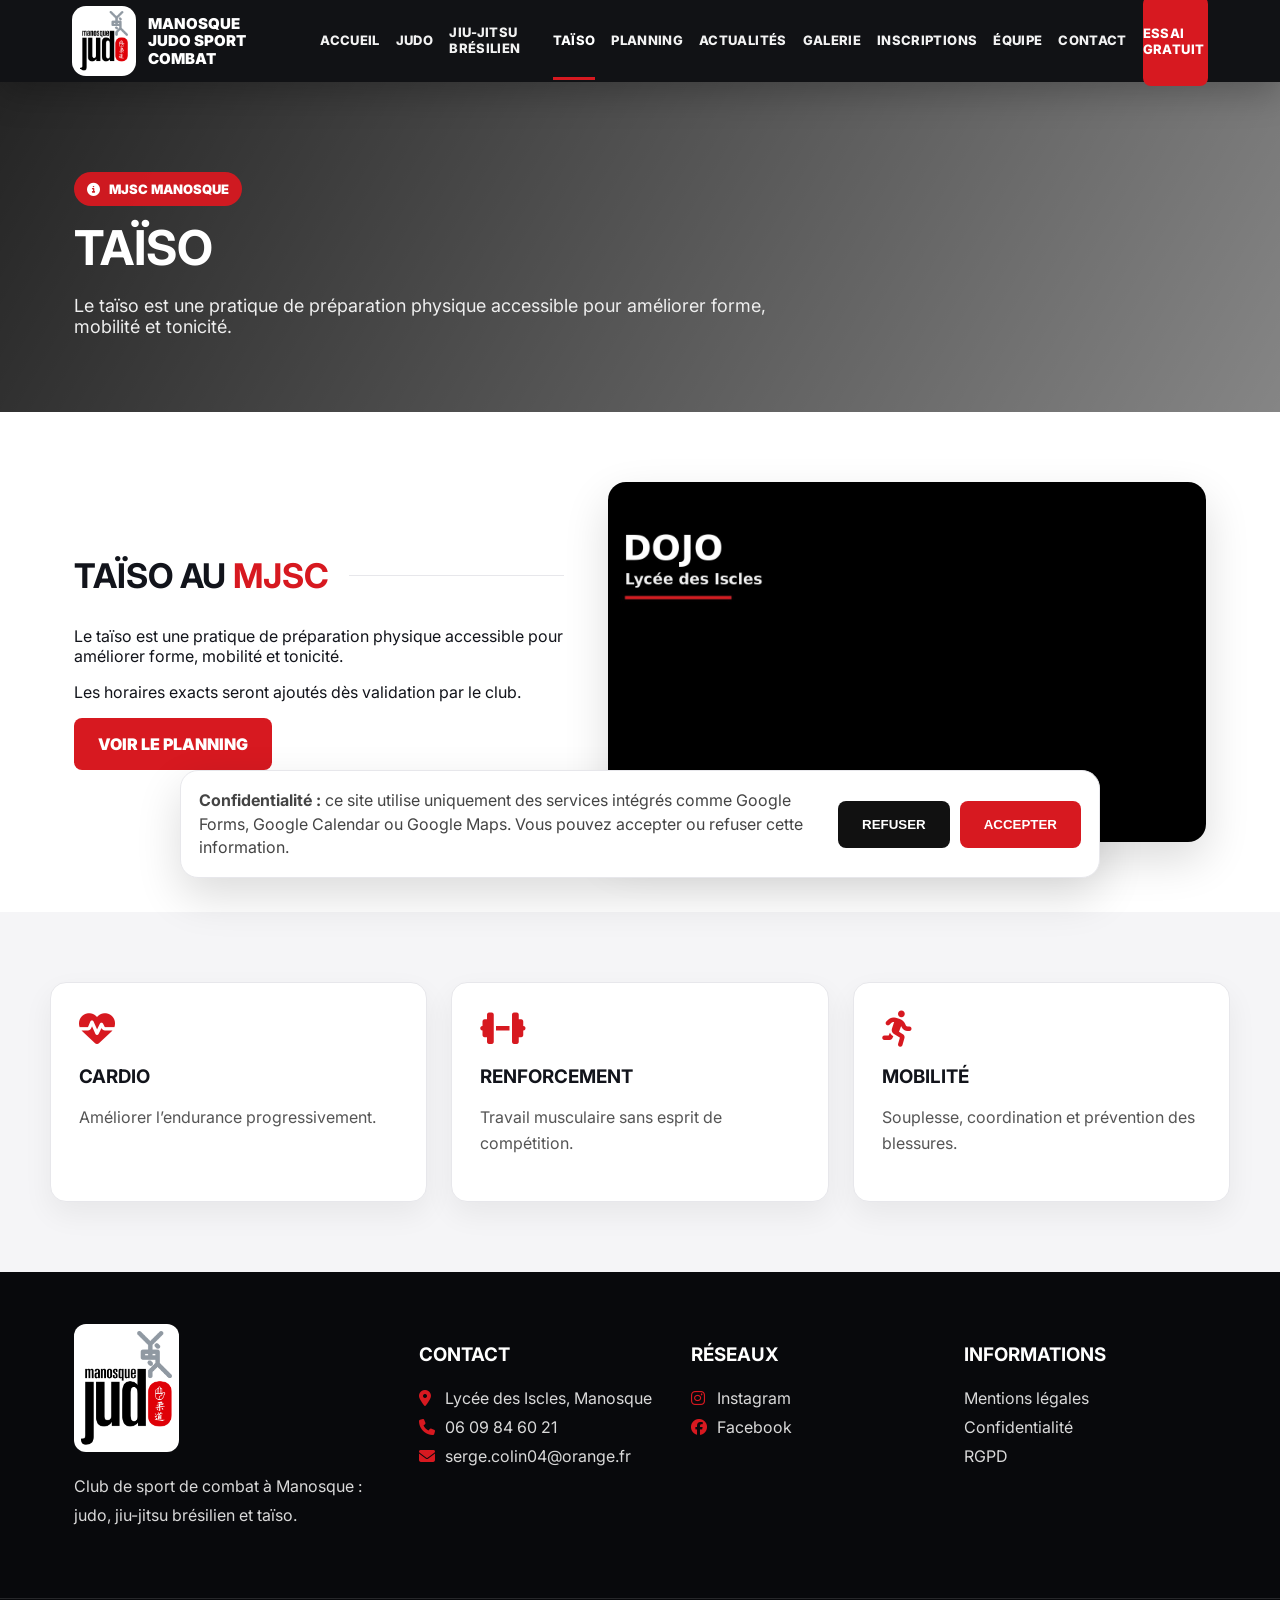
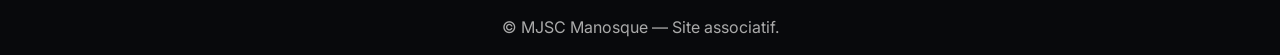
<file: taiso.html>
<!doctype html><html lang="fr"><head><meta charset="utf-8"><meta name="viewport" content="width=device-width, initial-scale=1"><title>Taïso - MJSC Manosque</title><meta name="description" content="MJSC Manosque : judo, jiu-jitsu brésilien, taïso, planning, inscriptions et actualités."><link rel="icon" href="favicon.png"><link rel="preconnect" href="https://fonts.googleapis.com"><link rel="preconnect" href="https://fonts.gstatic.com" crossorigin><link href="https://fonts.googleapis.com/css2?family=Inter:wght@400;600;800;900&display=swap" rel="stylesheet"><link rel="stylesheet" href="https://cdnjs.cloudflare.com/ajax/libs/font-awesome/6.5.2/css/all.min.css"><link rel="stylesheet" href="styles.css"></head><body><header class="topbar"><div class="topbar-inner"><a class="brand" href="index.html"><img class="brand-logo" src="logo-mjsc.png" alt="Logo MJSC Manosque"><span>Manosque<br>Judo Sport Combat</span></a><button class="burger" aria-label="Menu"><i class="fa-solid fa-bars"></i></button><nav class="nav"><a class="" href="index.html">Accueil</a><a class="" href="judo.html">Judo</a><a class="" href="bjj.html">Jiu-Jitsu Brésilien</a><a class="active" href="taiso.html">Taïso</a><a class="" href="planning.html">Planning</a><a class="" href="actualites.html">Actualités</a><a class="" href="galerie.html">Galerie</a><a class="" href="inscription.html">Inscriptions</a><a class="" href="equipe.html">Équipe</a><a class="" href="contact.html">Contact</a><a class="cta" href="inscription.html">Essai gratuit</a></nav></div></header><section class="page-hero"><div class="wrap"><span class="kicker"><i class="fa-solid fa-circle-info"></i> MJSC Manosque</span><h1>Taïso</h1><p>Le taïso est une pratique de préparation physique accessible pour améliorer forme, mobilité et tonicité.</p></div></section><section class="section split"><div><div class="section-title"><h2>Taïso au <span>MJSC</span></h2></div><p>Le taïso est une pratique de préparation physique accessible pour améliorer forme, mobilité et tonicité.</p><p>Les horaires exacts seront ajoutés dès validation par le club.</p><a class="btn red" href="planning.html">Voir le planning</a></div><img class="photo" src="dojo.jpg" alt="Taïso"></section><section class="section gray"><div class="inner grid-3"><article class="card"><i class="fa-solid fa-heart-pulse"></i><h3>Cardio</h3><p>Améliorer l’endurance progressivement.</p></article><article class="card"><i class="fa-solid fa-dumbbell"></i><h3>Renforcement</h3><p>Travail musculaire sans esprit de compétition.</p></article><article class="card"><i class="fa-solid fa-person-running"></i><h3>Mobilité</h3><p>Souplesse, coordination et prévention des blessures.</p></article></div></section><footer class="footer"><div class="footer-inner"><div><img class="footer-logo" src="logo-mjsc.png" alt="Logo MJSC"><p>Club de sport de combat à Manosque : judo, jiu-jitsu brésilien et taïso.</p></div><div><h3>Contact</h3><p><i class="fa-solid fa-location-dot"></i> <span id="clubAddress">Lycée des Iscles, Manosque</span><br><i class="fa-solid fa-phone"></i> <a id="phoneLink"><span id="clubPhoneText">06 09 84 60 21</span></a><br><i class="fa-solid fa-envelope"></i> <a id="mailLink"><span id="clubEmailText">serge.colin04@orange.fr</span></a></p></div><div><h3>Réseaux</h3><p><a id="instaLink" target="_blank"><i class="fa-brands fa-instagram"></i> Instagram</a><br><a id="fbLink" target="_blank"><i class="fa-brands fa-facebook"></i> Facebook</a></p></div><div><h3>Informations</h3><p><a href="mentions-legales.html">Mentions légales</a><br><a href="politique-confidentialite.html">Confidentialité</a><br><a href="rgpd.html">RGPD</a></p></div></div><div class="subfooter">© MJSC Manosque — Site associatif.</div></footer><button class="backtop" aria-label="Retour en haut"><i class="fa-solid fa-arrow-up"></i></button><div class="cookie"><p><strong>Confidentialité :</strong> ce site utilise uniquement des services intégrés comme Google Forms, Google Calendar ou Google Maps. Vous pouvez accepter ou refuser cette information.</p><div class="cookie-actions"><button class="btn dark">Refuser</button><button class="btn red">Accepter</button></div></div><div class="modal"><button aria-label="Fermer">×</button><img alt="Photo agrandie"></div><script src="config.js"></script><script src="app.js"></script></body></html>
</file>
<file: styles.css>
:root{--red:#d71920;--dark:#08090c;--ink:#12141b;--muted:#666b76;--light:#f5f5f7;--line:#e7e7eb;--white:#fff;--shadow:0 18px 45px rgba(0,0,0,.14);--max:1180px}*{box-sizing:border-box}html{scroll-behavior:smooth}body{margin:0;font-family:Inter,Arial,sans-serif;color:var(--ink);background:#fff}a{text-decoration:none;color:inherit}.topbar{position:sticky;top:0;z-index:100;background:rgba(8,9,12,.96);backdrop-filter:blur(10px);color:#fff;box-shadow:0 10px 35px rgba(0,0,0,.25)}.topbar-inner{max-width:var(--max);margin:auto;height:82px;display:flex;align-items:center;gap:22px;padding:0 22px}.brand{display:flex;align-items:center;gap:12px;font-weight:900;text-transform:uppercase}.brand-logo{width:70px;height:70px;object-fit:contain;background:#fff;border-radius:14px;padding:5px}.brand span{font-size:15px;line-height:1.15}.nav{margin-left:auto;display:flex;align-items:center;gap:16px}.nav a{font-size:13px;text-transform:uppercase;font-weight:800;letter-spacing:.35px;color:#f2f2f2;padding:29px 0;border-bottom:3px solid transparent}.nav a:hover,.nav a.active{color:#fff;border-color:var(--red)}.cta{background:var(--red);padding:12px 18px;border-radius:8px;color:#fff!important;border:0!important}.burger{display:none;margin-left:auto;background:none;border:0;color:#fff;font-size:25px}.hero{min-height:620px;position:relative;display:flex;align-items:center;overflow:hidden;background:#000}.hero-slide{position:absolute;inset:0;background-size:cover;background-position:center;opacity:0;transition:opacity .8s}.hero-slide.active{opacity:1}.hero:after{content:"";position:absolute;inset:0;background:linear-gradient(90deg,rgba(0,0,0,.88),rgba(0,0,0,.52),rgba(0,0,0,.12))}.hero-content{position:relative;z-index:2;max-width:var(--max);margin:auto;width:100%;padding:80px 24px;color:#fff}.kicker{display:inline-flex;align-items:center;gap:9px;color:#fff;background:rgba(215,25,32,.95);padding:9px 13px;border-radius:999px;font-size:13px;font-weight:900;text-transform:uppercase}.hero h1{font-size:64px;line-height:.98;margin:20px 0 18px;text-transform:uppercase;letter-spacing:-1.5px;max-width:760px}.hero p{font-size:20px;line-height:1.55;max-width:590px;color:#eee}.actions{display:flex;gap:14px;flex-wrap:wrap;margin-top:26px}.btn{display:inline-flex;align-items:center;justify-content:center;gap:10px;padding:14px 22px;border-radius:8px;font-weight:900;text-transform:uppercase;border:2px solid transparent;transition:.2s}.btn:hover{transform:translateY(-2px)}.btn.red{background:var(--red);color:#fff}.btn.dark{background:#111;color:#fff}.btn.white{background:#fff;color:#111}.btn.outline{border-color:#fff;color:#fff}.hero-controls{position:absolute;z-index:3;bottom:28px;left:50%;transform:translateX(-50%);display:flex;gap:8px}.hero-controls button{width:12px;height:12px;border-radius:50%;border:2px solid #fff;background:transparent}.hero-controls button.active{background:var(--red);border-color:var(--red)}.page-hero{background:linear-gradient(120deg,rgba(0,0,0,.86),rgba(0,0,0,.48)),url('https://source.unsplash.com/1600x700/?judo') center/cover;min-height:330px;color:#fff;display:flex;align-items:end}.page-hero .wrap{max-width:var(--max);margin:auto;width:100%;padding:85px 24px 52px}.page-hero h1{font-size:48px;margin:12px 0 8px;text-transform:uppercase}.page-hero p{max-width:760px;font-size:18px;color:#eee}.section{max-width:var(--max);margin:auto;padding:70px 24px}.section.gray{max-width:none;background:var(--light)}.section.gray>.inner{max-width:var(--max);margin:auto}.section-title{display:flex;align-items:center;gap:20px;margin-bottom:30px}.section-title h2{font-size:34px;text-transform:uppercase;margin:0}.section-title h2 span{color:var(--red)}.section-title:after{content:"";height:1px;background:var(--line);flex:1}.grid-3{display:grid;grid-template-columns:repeat(3,1fr);gap:24px}.grid-2{display:grid;grid-template-columns:repeat(2,1fr);gap:30px}.card{background:#fff;border:1px solid var(--line);border-radius:16px;padding:28px;box-shadow:0 12px 30px rgba(0,0,0,.06)}.card.dark{background:linear-gradient(135deg,#090a0d,#202228);color:#fff;border:0}.card i{font-size:36px;color:var(--red);margin-bottom:18px}.card h3{margin:0 0 12px;text-transform:uppercase}.card p,.card li{color:#555;line-height:1.65}.card.dark p,.card.dark li{color:#e8e8e8}.split{display:grid;grid-template-columns:.9fr 1.1fr;gap:44px;align-items:center}.split img,.photo{width:100%;border-radius:18px;box-shadow:var(--shadow);object-fit:cover}.photo{height:360px}.calendar-wrap,.form-wrap,.map-wrap{background:#fff;border-radius:18px;box-shadow:var(--shadow);overflow:hidden;border:1px solid var(--line)}iframe{border:0;width:100%}.calendar-wrap iframe{height:760px}.form-wrap iframe{height:760px}.map-wrap iframe{height:420px}.planning{display:grid;grid-template-columns:repeat(5,1fr);gap:16px}.day{background:#fff;border-radius:16px;border:1px solid var(--line);overflow:hidden;box-shadow:0 10px 26px rgba(0,0,0,.06)}.day h3{margin:0;background:var(--dark);color:#fff;text-align:center;padding:15px;text-transform:uppercase}.slot{padding:16px;border-top:1px solid var(--line)}.slot strong{display:block;color:var(--red);margin-bottom:5px}.gallery{display:grid;grid-template-columns:repeat(3,1fr);gap:18px}.gallery img{width:100%;height:240px;object-fit:cover;border-radius:14px;box-shadow:0 10px 25px rgba(0,0,0,.12);cursor:pointer}.news-list{display:grid;gap:22px}.news{display:grid;grid-template-columns:260px 1fr;gap:24px;background:#fff;border-radius:18px;border:1px solid var(--line);overflow:hidden;box-shadow:0 12px 30px rgba(0,0,0,.07)}.news img{width:100%;height:100%;object-fit:cover}.news div{padding:24px}.badge{display:inline-block;background:var(--red);color:#fff;border-radius:999px;padding:7px 12px;font-size:12px;font-weight:900;text-transform:uppercase}.legal{max-width:900px}.legal h2{margin-top:34px}.footer{background:#08090c;color:#fff}.footer-inner{max-width:var(--max);margin:auto;padding:52px 24px;display:grid;grid-template-columns:1.3fr 1fr 1fr 1fr;gap:30px}.footer-logo{width:105px;background:#fff;border-radius:12px;padding:7px}.footer p,.footer a{color:#d9d9d9;line-height:1.8}.footer h3{text-transform:uppercase}.footer i{color:var(--red);width:22px}.subfooter{border-top:1px solid rgba(255,255,255,.12);padding:18px 24px;text-align:center;color:#aaa}.backtop{position:fixed;right:24px;bottom:24px;width:52px;height:52px;border:0;border-radius:50%;background:var(--red);color:#fff;box-shadow:var(--shadow);font-size:19px;opacity:0;pointer-events:none;z-index:120}.backtop.show{opacity:1;pointer-events:auto}.cookie{position:fixed;left:22px;right:22px;bottom:22px;z-index:200;background:#fff;border:1px solid var(--line);box-shadow:var(--shadow);border-radius:18px;padding:18px;display:none;gap:16px;align-items:center;max-width:920px;margin:auto}.cookie.show{display:flex}.cookie p{margin:0;line-height:1.45;color:#444}.cookie .cookie-actions{margin-left:auto;display:flex;gap:10px}.modal{position:fixed;inset:0;background:rgba(0,0,0,.86);z-index:300;display:none;align-items:center;justify-content:center;padding:20px}.modal.show{display:flex}.modal img{max-width:95vw;max-height:88vh;border-radius:12px}.modal button{position:absolute;top:20px;right:20px;background:#fff;border:0;border-radius:50%;width:44px;height:44px;font-size:22px}.notice{background:#fff7f7;border-left:5px solid var(--red);padding:18px;border-radius:10px;color:#333}.provisional{font-size:13px;color:#777;margin-top:12px}@media(max-width:980px){.burger{display:block}.topbar-inner{height:76px}.brand span{display:none}.nav{position:absolute;left:0;right:0;top:76px;background:#08090c;display:none;flex-direction:column;align-items:stretch;padding:18px 24px}.nav.open{display:flex}.nav a{padding:12px 0}.hero h1{font-size:44px}.grid-3,.grid-2,.split,.footer-inner,.planning,.news{grid-template-columns:1fr}.calendar-wrap iframe,.form-wrap iframe{height:660px}.gallery{grid-template-columns:1fr 1fr}.cookie{flex-direction:column;align-items:flex-start}.cookie .cookie-actions{margin-left:0}.page-hero h1{font-size:38px}}@media(max-width:560px){.hero{min-height:560px}.hero h1{font-size:36px}.hero p{font-size:17px}.actions{flex-direction:column}.btn{width:100%}.gallery{grid-template-columns:1fr}.news{display:block}.news img{height:220px}.section{padding:52px 18px}.section-title h2{font-size:27px}.brand-logo{width:58px;height:58px}}

/* Équipe pédagogique */
.team-grid{max-width:1180px;margin:0 auto;display:grid;grid-template-columns:repeat(2,minmax(0,1fr));gap:28px}.coach-card{background:#fff;border:1px solid var(--line);border-radius:20px;overflow:hidden;box-shadow:var(--shadow);display:grid;grid-template-columns:210px 1fr;min-height:330px}.coach-card img{width:100%;height:100%;object-fit:cover;object-position:center top}.coach-info{padding:26px}.coach-info h3{font-size:25px;margin:0 0 5px}.coach-rank{font-weight:800;color:var(--red);margin-bottom:14px}.coach-info p{line-height:1.55;color:#444}.coach-tags{display:flex;flex-wrap:wrap;gap:7px;margin-top:16px}.coach-tags span{font-size:12px;font-weight:800;background:#f1f2f4;border-radius:999px;padding:7px 10px}.team-intro{max-width:760px;margin:0 auto 34px;text-align:center;color:#555;line-height:1.6}@media(max-width:900px){.team-grid{grid-template-columns:1fr}}@media(max-width:560px){.coach-card{grid-template-columns:1fr}.coach-card img{height:360px}.coach-info{padding:22px}}
</file>
